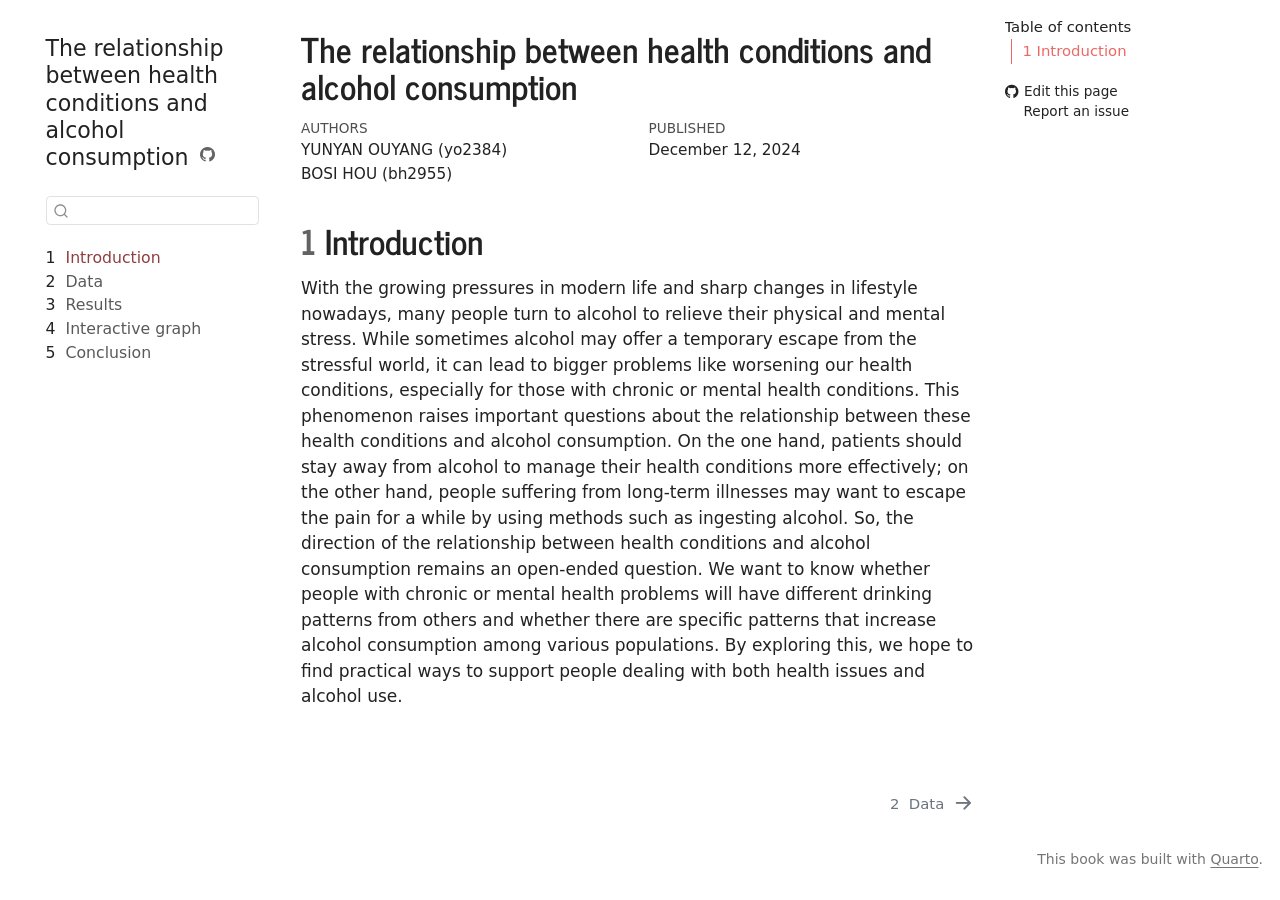
<file: docs/index.html>
<!DOCTYPE html>
<html xmlns="http://www.w3.org/1999/xhtml" lang="en" xml:lang="en"><head>

<meta charset="utf-8">
<meta name="generator" content="quarto-1.4.553">

<meta name="viewport" content="width=device-width, initial-scale=1.0, user-scalable=yes">

<meta name="author" content="YUNYAN OUYANG (yo2384)">
<meta name="author" content="BOSI HOU (bh2955)">
<meta name="dcterms.date" content="2024-12-12">

<title>The relationship between health conditions and alcohol consumption</title>
<style>
code{white-space: pre-wrap;}
span.smallcaps{font-variant: small-caps;}
div.columns{display: flex; gap: min(4vw, 1.5em);}
div.column{flex: auto; overflow-x: auto;}
div.hanging-indent{margin-left: 1.5em; text-indent: -1.5em;}
ul.task-list{list-style: none;}
ul.task-list li input[type="checkbox"] {
  width: 0.8em;
  margin: 0 0.8em 0.2em -1em; /* quarto-specific, see https://github.com/quarto-dev/quarto-cli/issues/4556 */ 
  vertical-align: middle;
}
</style>


<script src="site_libs/quarto-nav/quarto-nav.js"></script>
<script src="site_libs/quarto-nav/headroom.min.js"></script>
<script src="site_libs/clipboard/clipboard.min.js"></script>
<script src="site_libs/quarto-search/autocomplete.umd.js"></script>
<script src="site_libs/quarto-search/fuse.min.js"></script>
<script src="site_libs/quarto-search/quarto-search.js"></script>
<meta name="quarto:offset" content="./">
<link href="./data.html" rel="next">
<script src="site_libs/quarto-html/quarto.js"></script>
<script src="site_libs/quarto-html/popper.min.js"></script>
<script src="site_libs/quarto-html/tippy.umd.min.js"></script>
<script src="site_libs/quarto-html/anchor.min.js"></script>
<link href="site_libs/quarto-html/tippy.css" rel="stylesheet">
<link href="site_libs/quarto-html/quarto-syntax-highlighting.css" rel="stylesheet" id="quarto-text-highlighting-styles">
<script src="site_libs/bootstrap/bootstrap.min.js"></script>
<link href="site_libs/bootstrap/bootstrap-icons.css" rel="stylesheet">
<link href="site_libs/bootstrap/bootstrap.min.css" rel="stylesheet" id="quarto-bootstrap" data-mode="light">
<script id="quarto-search-options" type="application/json">{
  "location": "sidebar",
  "copy-button": false,
  "collapse-after": 3,
  "panel-placement": "start",
  "type": "textbox",
  "limit": 50,
  "keyboard-shortcut": [
    "f",
    "/",
    "s"
  ],
  "show-item-context": false,
  "language": {
    "search-no-results-text": "No results",
    "search-matching-documents-text": "matching documents",
    "search-copy-link-title": "Copy link to search",
    "search-hide-matches-text": "Hide additional matches",
    "search-more-match-text": "more match in this document",
    "search-more-matches-text": "more matches in this document",
    "search-clear-button-title": "Clear",
    "search-text-placeholder": "",
    "search-detached-cancel-button-title": "Cancel",
    "search-submit-button-title": "Submit",
    "search-label": "Search"
  }
}</script>


</head>

<body class="nav-sidebar floating">

<div id="quarto-search-results"></div>
  <header id="quarto-header" class="headroom fixed-top">
  <nav class="quarto-secondary-nav">
    <div class="container-fluid d-flex">
      <button type="button" class="quarto-btn-toggle btn" data-bs-toggle="collapse" data-bs-target=".quarto-sidebar-collapse-item" aria-controls="quarto-sidebar" aria-expanded="false" aria-label="Toggle sidebar navigation" onclick="if (window.quartoToggleHeadroom) { window.quartoToggleHeadroom(); }">
        <i class="bi bi-layout-text-sidebar-reverse"></i>
      </button>
        <nav class="quarto-page-breadcrumbs" aria-label="breadcrumb"><ol class="breadcrumb"><li class="breadcrumb-item"><a href="./index.html"><span class="chapter-number">1</span>&nbsp; <span class="chapter-title">Introduction</span></a></li></ol></nav>
        <a class="flex-grow-1" role="button" data-bs-toggle="collapse" data-bs-target=".quarto-sidebar-collapse-item" aria-controls="quarto-sidebar" aria-expanded="false" aria-label="Toggle sidebar navigation" onclick="if (window.quartoToggleHeadroom) { window.quartoToggleHeadroom(); }">      
        </a>
      <button type="button" class="btn quarto-search-button" aria-label="" onclick="window.quartoOpenSearch();">
        <i class="bi bi-search"></i>
      </button>
    </div>
  </nav>
</header>
<!-- content -->
<div id="quarto-content" class="quarto-container page-columns page-rows-contents page-layout-article">
<!-- sidebar -->
  <nav id="quarto-sidebar" class="sidebar collapse collapse-horizontal quarto-sidebar-collapse-item sidebar-navigation floating overflow-auto">
    <div class="pt-lg-2 mt-2 text-left sidebar-header">
    <div class="sidebar-title mb-0 py-0">
      <a href="./">The relationship between health conditions and alcohol consumption</a> 
        <div class="sidebar-tools-main">
    <a href="https://github.com/yyouyang12/AlcoholConsumption.git" title="Source Code" class="quarto-navigation-tool px-1" aria-label="Source Code"><i class="bi bi-github"></i></a>
</div>
    </div>
      </div>
        <div class="mt-2 flex-shrink-0 align-items-center">
        <div class="sidebar-search">
        <div id="quarto-search" class="" title="Search"></div>
        </div>
        </div>
    <div class="sidebar-menu-container"> 
    <ul class="list-unstyled mt-1">
        <li class="sidebar-item">
  <div class="sidebar-item-container"> 
  <a href="./index.html" class="sidebar-item-text sidebar-link active">
 <span class="menu-text"><span class="chapter-number">1</span>&nbsp; <span class="chapter-title">Introduction</span></span></a>
  </div>
</li>
        <li class="sidebar-item">
  <div class="sidebar-item-container"> 
  <a href="./data.html" class="sidebar-item-text sidebar-link">
 <span class="menu-text"><span class="chapter-number">2</span>&nbsp; <span class="chapter-title">Data</span></span></a>
  </div>
</li>
        <li class="sidebar-item">
  <div class="sidebar-item-container"> 
  <a href="./results.html" class="sidebar-item-text sidebar-link">
 <span class="menu-text"><span class="chapter-number">3</span>&nbsp; <span class="chapter-title">Results</span></span></a>
  </div>
</li>
        <li class="sidebar-item">
  <div class="sidebar-item-container"> 
  <a href="./d3graph.html" class="sidebar-item-text sidebar-link">
 <span class="menu-text"><span class="chapter-number">4</span>&nbsp; <span class="chapter-title">Interactive graph</span></span></a>
  </div>
</li>
        <li class="sidebar-item">
  <div class="sidebar-item-container"> 
  <a href="./conclusion.html" class="sidebar-item-text sidebar-link">
 <span class="menu-text"><span class="chapter-number">5</span>&nbsp; <span class="chapter-title">Conclusion</span></span></a>
  </div>
</li>
    </ul>
    </div>
</nav>
<div id="quarto-sidebar-glass" class="quarto-sidebar-collapse-item" data-bs-toggle="collapse" data-bs-target=".quarto-sidebar-collapse-item"></div>
<!-- margin-sidebar -->
    <div id="quarto-margin-sidebar" class="sidebar margin-sidebar">
        <nav id="TOC" role="doc-toc" class="toc-active">
    <h2 id="toc-title">Table of contents</h2>
   
  <ul>
  <li><a href="#introduction" id="toc-introduction" class="nav-link active" data-scroll-target="#introduction"><span class="header-section-number">1</span> Introduction</a></li>
  </ul>
<div class="toc-actions"><ul><li><a href="https://github.com/yyouyang12/AlcoholConsumption.git/edit/main/index.qmd" class="toc-action"><i class="bi bi-github"></i>Edit this page</a></li><li><a href="https://github.com/yyouyang12/AlcoholConsumption.git/issues/new" class="toc-action"><i class="bi empty"></i>Report an issue</a></li></ul></div></nav>
    </div>
<!-- main -->
<main class="content" id="quarto-document-content">

<header id="title-block-header" class="quarto-title-block default">
<div class="quarto-title">
<h1 class="title">The relationship between health conditions and alcohol consumption</h1>
</div>



<div class="quarto-title-meta">

    <div>
    <div class="quarto-title-meta-heading">Authors</div>
    <div class="quarto-title-meta-contents">
             <p>YUNYAN OUYANG (yo2384) </p>
             <p>BOSI HOU (bh2955) </p>
          </div>
  </div>
    
    <div>
    <div class="quarto-title-meta-heading">Published</div>
    <div class="quarto-title-meta-contents">
      <p class="date">December 12, 2024</p>
    </div>
  </div>
  
    
  </div>
  


</header>


<section id="introduction" class="level1" data-number="1">
<h1 data-number="1"><span class="header-section-number">1</span> Introduction</h1>
<p>With the growing pressures in modern life and sharp changes in lifestyle nowadays, many people turn to alcohol to relieve their physical and mental stress. While sometimes alcohol may offer a temporary escape from the stressful world, it can lead to bigger problems like worsening our health conditions, especially for those with chronic or mental health conditions. This phenomenon raises important questions about the relationship between these health conditions and alcohol consumption. On the one hand, patients should stay away from alcohol to manage their health conditions more effectively; on the other hand, people suffering from long-term illnesses may want to escape the pain for a while by using methods such as ingesting alcohol. So, the direction of the relationship between health conditions and alcohol consumption remains an open-ended question. We want to know whether people with chronic or mental health problems will have different drinking patterns from others and whether there are specific patterns that increase alcohol consumption among various populations. By exploring this, we hope to find practical ways to support people dealing with both health issues and alcohol use.</p>


</section>

</main> <!-- /main -->
<script id="quarto-html-after-body" type="application/javascript">
window.document.addEventListener("DOMContentLoaded", function (event) {
  const toggleBodyColorMode = (bsSheetEl) => {
    const mode = bsSheetEl.getAttribute("data-mode");
    const bodyEl = window.document.querySelector("body");
    if (mode === "dark") {
      bodyEl.classList.add("quarto-dark");
      bodyEl.classList.remove("quarto-light");
    } else {
      bodyEl.classList.add("quarto-light");
      bodyEl.classList.remove("quarto-dark");
    }
  }
  const toggleBodyColorPrimary = () => {
    const bsSheetEl = window.document.querySelector("link#quarto-bootstrap");
    if (bsSheetEl) {
      toggleBodyColorMode(bsSheetEl);
    }
  }
  toggleBodyColorPrimary();  
  const icon = "";
  const anchorJS = new window.AnchorJS();
  anchorJS.options = {
    placement: 'right',
    icon: icon
  };
  anchorJS.add('.anchored');
  const isCodeAnnotation = (el) => {
    for (const clz of el.classList) {
      if (clz.startsWith('code-annotation-')) {                     
        return true;
      }
    }
    return false;
  }
  const clipboard = new window.ClipboardJS('.code-copy-button', {
    text: function(trigger) {
      const codeEl = trigger.previousElementSibling.cloneNode(true);
      for (const childEl of codeEl.children) {
        if (isCodeAnnotation(childEl)) {
          childEl.remove();
        }
      }
      return codeEl.innerText;
    }
  });
  clipboard.on('success', function(e) {
    // button target
    const button = e.trigger;
    // don't keep focus
    button.blur();
    // flash "checked"
    button.classList.add('code-copy-button-checked');
    var currentTitle = button.getAttribute("title");
    button.setAttribute("title", "Copied!");
    let tooltip;
    if (window.bootstrap) {
      button.setAttribute("data-bs-toggle", "tooltip");
      button.setAttribute("data-bs-placement", "left");
      button.setAttribute("data-bs-title", "Copied!");
      tooltip = new bootstrap.Tooltip(button, 
        { trigger: "manual", 
          customClass: "code-copy-button-tooltip",
          offset: [0, -8]});
      tooltip.show();    
    }
    setTimeout(function() {
      if (tooltip) {
        tooltip.hide();
        button.removeAttribute("data-bs-title");
        button.removeAttribute("data-bs-toggle");
        button.removeAttribute("data-bs-placement");
      }
      button.setAttribute("title", currentTitle);
      button.classList.remove('code-copy-button-checked');
    }, 1000);
    // clear code selection
    e.clearSelection();
  });
    var localhostRegex = new RegExp(/^(?:http|https):\/\/localhost\:?[0-9]*\//);
    var mailtoRegex = new RegExp(/^mailto:/);
      var filterRegex = new RegExp('/' + window.location.host + '/');
    var isInternal = (href) => {
        return filterRegex.test(href) || localhostRegex.test(href) || mailtoRegex.test(href);
    }
    // Inspect non-navigation links and adorn them if external
 	var links = window.document.querySelectorAll('a[href]:not(.nav-link):not(.navbar-brand):not(.toc-action):not(.sidebar-link):not(.sidebar-item-toggle):not(.pagination-link):not(.no-external):not([aria-hidden]):not(.dropdown-item):not(.quarto-navigation-tool)');
    for (var i=0; i<links.length; i++) {
      const link = links[i];
      if (!isInternal(link.href)) {
        // undo the damage that might have been done by quarto-nav.js in the case of
        // links that we want to consider external
        if (link.dataset.originalHref !== undefined) {
          link.href = link.dataset.originalHref;
        }
      }
    }
  function tippyHover(el, contentFn, onTriggerFn, onUntriggerFn) {
    const config = {
      allowHTML: true,
      maxWidth: 500,
      delay: 100,
      arrow: false,
      appendTo: function(el) {
          return el.parentElement;
      },
      interactive: true,
      interactiveBorder: 10,
      theme: 'quarto',
      placement: 'bottom-start',
    };
    if (contentFn) {
      config.content = contentFn;
    }
    if (onTriggerFn) {
      config.onTrigger = onTriggerFn;
    }
    if (onUntriggerFn) {
      config.onUntrigger = onUntriggerFn;
    }
    window.tippy(el, config); 
  }
  const noterefs = window.document.querySelectorAll('a[role="doc-noteref"]');
  for (var i=0; i<noterefs.length; i++) {
    const ref = noterefs[i];
    tippyHover(ref, function() {
      // use id or data attribute instead here
      let href = ref.getAttribute('data-footnote-href') || ref.getAttribute('href');
      try { href = new URL(href).hash; } catch {}
      const id = href.replace(/^#\/?/, "");
      const note = window.document.getElementById(id);
      if (note) {
        return note.innerHTML;
      } else {
        return "";
      }
    });
  }
  const xrefs = window.document.querySelectorAll('a.quarto-xref');
  const processXRef = (id, note) => {
    // Strip column container classes
    const stripColumnClz = (el) => {
      el.classList.remove("page-full", "page-columns");
      if (el.children) {
        for (const child of el.children) {
          stripColumnClz(child);
        }
      }
    }
    stripColumnClz(note)
    if (id === null || id.startsWith('sec-')) {
      // Special case sections, only their first couple elements
      const container = document.createElement("div");
      if (note.children && note.children.length > 2) {
        container.appendChild(note.children[0].cloneNode(true));
        for (let i = 1; i < note.children.length; i++) {
          const child = note.children[i];
          if (child.tagName === "P" && child.innerText === "") {
            continue;
          } else {
            container.appendChild(child.cloneNode(true));
            break;
          }
        }
        if (window.Quarto?.typesetMath) {
          window.Quarto.typesetMath(container);
        }
        return container.innerHTML
      } else {
        if (window.Quarto?.typesetMath) {
          window.Quarto.typesetMath(note);
        }
        return note.innerHTML;
      }
    } else {
      // Remove any anchor links if they are present
      const anchorLink = note.querySelector('a.anchorjs-link');
      if (anchorLink) {
        anchorLink.remove();
      }
      if (window.Quarto?.typesetMath) {
        window.Quarto.typesetMath(note);
      }
      // TODO in 1.5, we should make sure this works without a callout special case
      if (note.classList.contains("callout")) {
        return note.outerHTML;
      } else {
        return note.innerHTML;
      }
    }
  }
  for (var i=0; i<xrefs.length; i++) {
    const xref = xrefs[i];
    tippyHover(xref, undefined, function(instance) {
      instance.disable();
      let url = xref.getAttribute('href');
      let hash = undefined; 
      if (url.startsWith('#')) {
        hash = url;
      } else {
        try { hash = new URL(url).hash; } catch {}
      }
      if (hash) {
        const id = hash.replace(/^#\/?/, "");
        const note = window.document.getElementById(id);
        if (note !== null) {
          try {
            const html = processXRef(id, note.cloneNode(true));
            instance.setContent(html);
          } finally {
            instance.enable();
            instance.show();
          }
        } else {
          // See if we can fetch this
          fetch(url.split('#')[0])
          .then(res => res.text())
          .then(html => {
            const parser = new DOMParser();
            const htmlDoc = parser.parseFromString(html, "text/html");
            const note = htmlDoc.getElementById(id);
            if (note !== null) {
              const html = processXRef(id, note);
              instance.setContent(html);
            } 
          }).finally(() => {
            instance.enable();
            instance.show();
          });
        }
      } else {
        // See if we can fetch a full url (with no hash to target)
        // This is a special case and we should probably do some content thinning / targeting
        fetch(url)
        .then(res => res.text())
        .then(html => {
          const parser = new DOMParser();
          const htmlDoc = parser.parseFromString(html, "text/html");
          const note = htmlDoc.querySelector('main.content');
          if (note !== null) {
            // This should only happen for chapter cross references
            // (since there is no id in the URL)
            // remove the first header
            if (note.children.length > 0 && note.children[0].tagName === "HEADER") {
              note.children[0].remove();
            }
            const html = processXRef(null, note);
            instance.setContent(html);
          } 
        }).finally(() => {
          instance.enable();
          instance.show();
        });
      }
    }, function(instance) {
    });
  }
      let selectedAnnoteEl;
      const selectorForAnnotation = ( cell, annotation) => {
        let cellAttr = 'data-code-cell="' + cell + '"';
        let lineAttr = 'data-code-annotation="' +  annotation + '"';
        const selector = 'span[' + cellAttr + '][' + lineAttr + ']';
        return selector;
      }
      const selectCodeLines = (annoteEl) => {
        const doc = window.document;
        const targetCell = annoteEl.getAttribute("data-target-cell");
        const targetAnnotation = annoteEl.getAttribute("data-target-annotation");
        const annoteSpan = window.document.querySelector(selectorForAnnotation(targetCell, targetAnnotation));
        const lines = annoteSpan.getAttribute("data-code-lines").split(",");
        const lineIds = lines.map((line) => {
          return targetCell + "-" + line;
        })
        let top = null;
        let height = null;
        let parent = null;
        if (lineIds.length > 0) {
            //compute the position of the single el (top and bottom and make a div)
            const el = window.document.getElementById(lineIds[0]);
            top = el.offsetTop;
            height = el.offsetHeight;
            parent = el.parentElement.parentElement;
          if (lineIds.length > 1) {
            const lastEl = window.document.getElementById(lineIds[lineIds.length - 1]);
            const bottom = lastEl.offsetTop + lastEl.offsetHeight;
            height = bottom - top;
          }
          if (top !== null && height !== null && parent !== null) {
            // cook up a div (if necessary) and position it 
            let div = window.document.getElementById("code-annotation-line-highlight");
            if (div === null) {
              div = window.document.createElement("div");
              div.setAttribute("id", "code-annotation-line-highlight");
              div.style.position = 'absolute';
              parent.appendChild(div);
            }
            div.style.top = top - 2 + "px";
            div.style.height = height + 4 + "px";
            div.style.left = 0;
            let gutterDiv = window.document.getElementById("code-annotation-line-highlight-gutter");
            if (gutterDiv === null) {
              gutterDiv = window.document.createElement("div");
              gutterDiv.setAttribute("id", "code-annotation-line-highlight-gutter");
              gutterDiv.style.position = 'absolute';
              const codeCell = window.document.getElementById(targetCell);
              const gutter = codeCell.querySelector('.code-annotation-gutter');
              gutter.appendChild(gutterDiv);
            }
            gutterDiv.style.top = top - 2 + "px";
            gutterDiv.style.height = height + 4 + "px";
          }
          selectedAnnoteEl = annoteEl;
        }
      };
      const unselectCodeLines = () => {
        const elementsIds = ["code-annotation-line-highlight", "code-annotation-line-highlight-gutter"];
        elementsIds.forEach((elId) => {
          const div = window.document.getElementById(elId);
          if (div) {
            div.remove();
          }
        });
        selectedAnnoteEl = undefined;
      };
        // Handle positioning of the toggle
    window.addEventListener(
      "resize",
      throttle(() => {
        elRect = undefined;
        if (selectedAnnoteEl) {
          selectCodeLines(selectedAnnoteEl);
        }
      }, 10)
    );
    function throttle(fn, ms) {
    let throttle = false;
    let timer;
      return (...args) => {
        if(!throttle) { // first call gets through
            fn.apply(this, args);
            throttle = true;
        } else { // all the others get throttled
            if(timer) clearTimeout(timer); // cancel #2
            timer = setTimeout(() => {
              fn.apply(this, args);
              timer = throttle = false;
            }, ms);
        }
      };
    }
      // Attach click handler to the DT
      const annoteDls = window.document.querySelectorAll('dt[data-target-cell]');
      for (const annoteDlNode of annoteDls) {
        annoteDlNode.addEventListener('click', (event) => {
          const clickedEl = event.target;
          if (clickedEl !== selectedAnnoteEl) {
            unselectCodeLines();
            const activeEl = window.document.querySelector('dt[data-target-cell].code-annotation-active');
            if (activeEl) {
              activeEl.classList.remove('code-annotation-active');
            }
            selectCodeLines(clickedEl);
            clickedEl.classList.add('code-annotation-active');
          } else {
            // Unselect the line
            unselectCodeLines();
            clickedEl.classList.remove('code-annotation-active');
          }
        });
      }
  const findCites = (el) => {
    const parentEl = el.parentElement;
    if (parentEl) {
      const cites = parentEl.dataset.cites;
      if (cites) {
        return {
          el,
          cites: cites.split(' ')
        };
      } else {
        return findCites(el.parentElement)
      }
    } else {
      return undefined;
    }
  };
  var bibliorefs = window.document.querySelectorAll('a[role="doc-biblioref"]');
  for (var i=0; i<bibliorefs.length; i++) {
    const ref = bibliorefs[i];
    const citeInfo = findCites(ref);
    if (citeInfo) {
      tippyHover(citeInfo.el, function() {
        var popup = window.document.createElement('div');
        citeInfo.cites.forEach(function(cite) {
          var citeDiv = window.document.createElement('div');
          citeDiv.classList.add('hanging-indent');
          citeDiv.classList.add('csl-entry');
          var biblioDiv = window.document.getElementById('ref-' + cite);
          if (biblioDiv) {
            citeDiv.innerHTML = biblioDiv.innerHTML;
          }
          popup.appendChild(citeDiv);
        });
        return popup.innerHTML;
      });
    }
  }
});
</script>
<nav class="page-navigation">
  <div class="nav-page nav-page-previous">
  </div>
  <div class="nav-page nav-page-next">
      <a href="./data.html" class="pagination-link" aria-label="Data">
        <span class="nav-page-text"><span class="chapter-number">2</span>&nbsp; <span class="chapter-title">Data</span></span> <i class="bi bi-arrow-right-short"></i>
      </a>
  </div>
</nav>
</div> <!-- /content -->
<footer class="footer">
  <div class="nav-footer">
    <div class="nav-footer-left">
      &nbsp;
    </div>   
    <div class="nav-footer-center">
      &nbsp;
    <div class="toc-actions d-sm-block d-md-none"><ul><li><a href="https://github.com/yyouyang12/AlcoholConsumption.git/edit/main/index.qmd" class="toc-action"><i class="bi bi-github"></i>Edit this page</a></li><li><a href="https://github.com/yyouyang12/AlcoholConsumption.git/issues/new" class="toc-action"><i class="bi empty"></i>Report an issue</a></li></ul></div></div>
    <div class="nav-footer-right">
<p>This book was built with <a href=" ">Quarto</a>.</p>
</div>
  </div>
</footer>




</body></html>
</file>
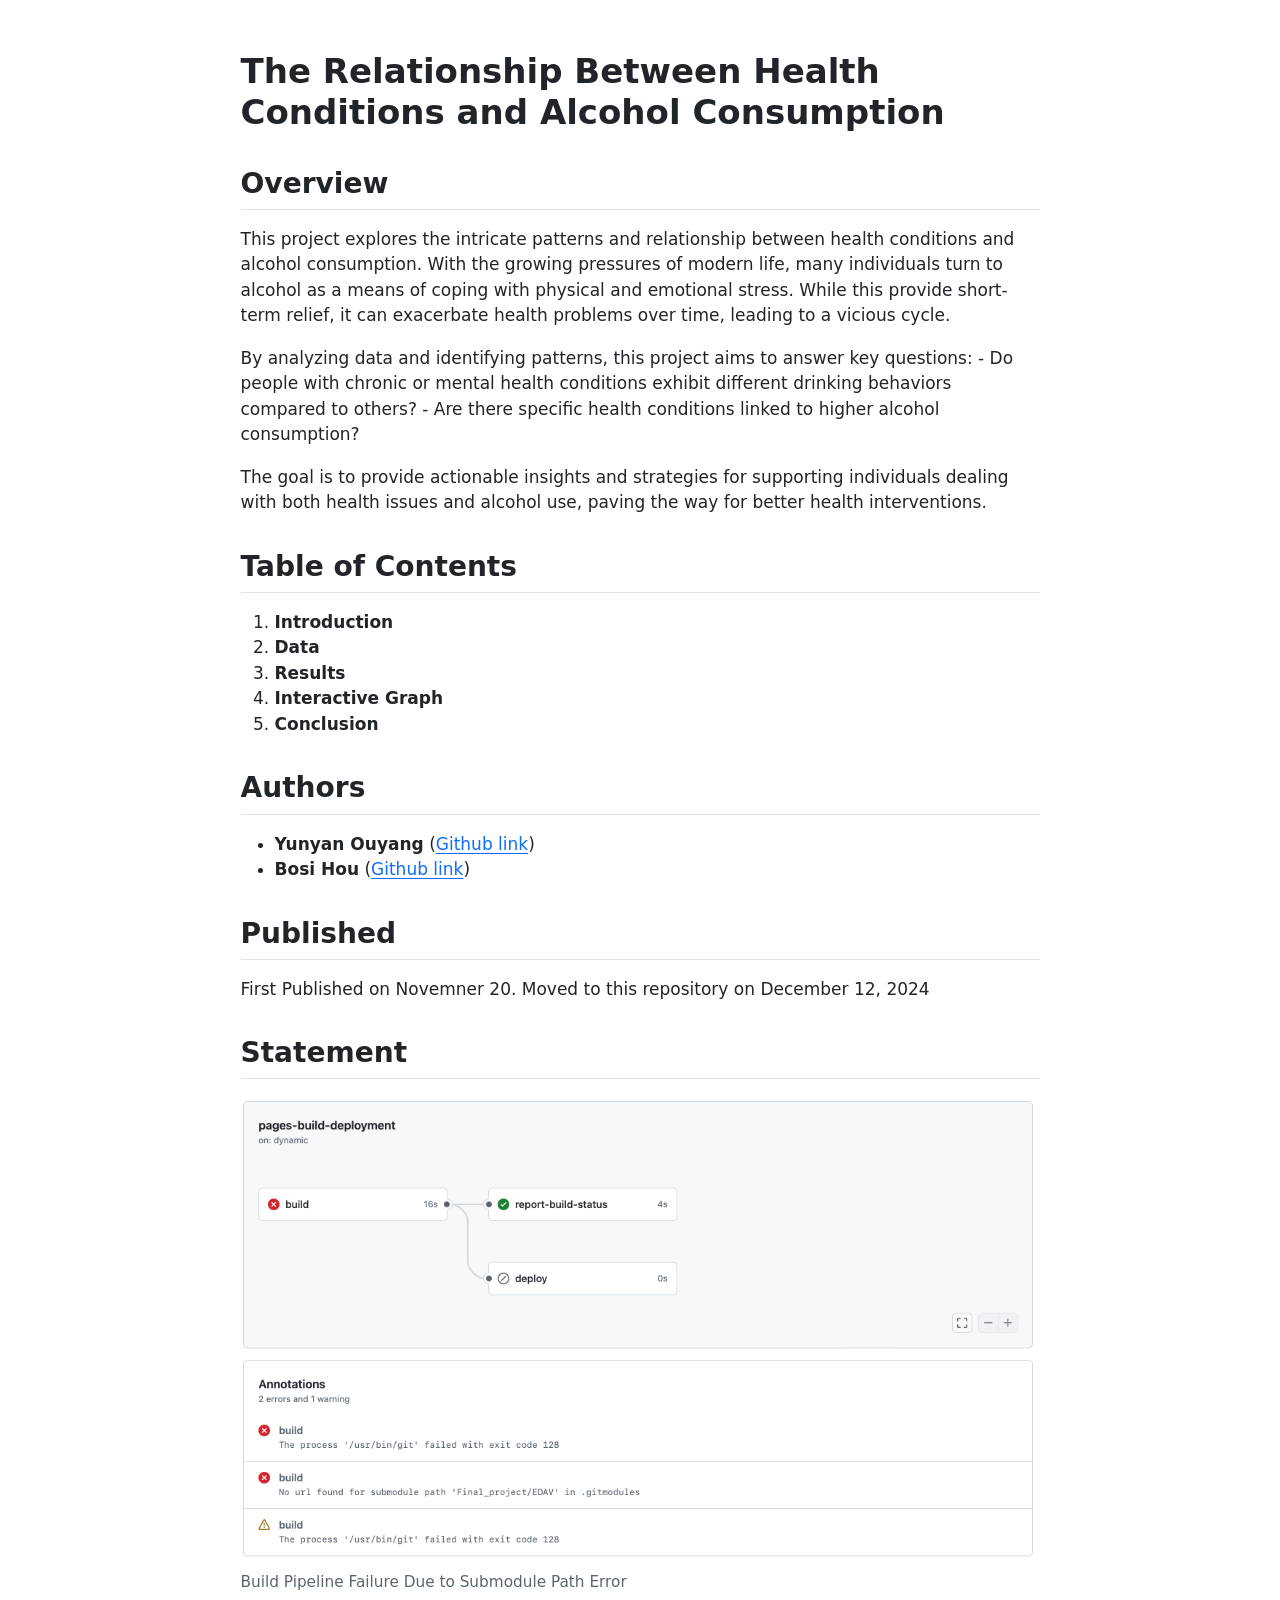
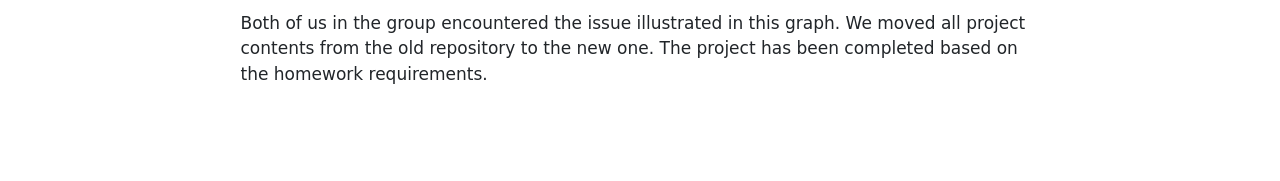
<file: README.html>
<!DOCTYPE html>
<html xmlns="http://www.w3.org/1999/xhtml" lang="en" xml:lang="en"><head>

<meta charset="utf-8">
<meta name="generator" content="quarto-1.5.57">

<meta name="viewport" content="width=device-width, initial-scale=1.0, user-scalable=yes">


<title>readme</title>
<style>
code{white-space: pre-wrap;}
span.smallcaps{font-variant: small-caps;}
div.columns{display: flex; gap: min(4vw, 1.5em);}
div.column{flex: auto; overflow-x: auto;}
div.hanging-indent{margin-left: 1.5em; text-indent: -1.5em;}
ul.task-list{list-style: none;}
ul.task-list li input[type="checkbox"] {
  width: 0.8em;
  margin: 0 0.8em 0.2em -1em; /* quarto-specific, see https://github.com/quarto-dev/quarto-cli/issues/4556 */ 
  vertical-align: middle;
}
</style>


<script src="README_files/libs/clipboard/clipboard.min.js"></script>
<script src="README_files/libs/quarto-html/quarto.js"></script>
<script src="README_files/libs/quarto-html/popper.min.js"></script>
<script src="README_files/libs/quarto-html/tippy.umd.min.js"></script>
<script src="README_files/libs/quarto-html/anchor.min.js"></script>
<link href="README_files/libs/quarto-html/tippy.css" rel="stylesheet">
<link href="README_files/libs/quarto-html/quarto-syntax-highlighting.css" rel="stylesheet" id="quarto-text-highlighting-styles">
<script src="README_files/libs/bootstrap/bootstrap.min.js"></script>
<link href="README_files/libs/bootstrap/bootstrap-icons.css" rel="stylesheet">
<link href="README_files/libs/bootstrap/bootstrap.min.css" rel="stylesheet" id="quarto-bootstrap" data-mode="light">


</head>

<body class="fullcontent">

<div id="quarto-content" class="page-columns page-rows-contents page-layout-article">

<main class="content" id="quarto-document-content">




<section id="the-relationship-between-health-conditions-and-alcohol-consumption" class="level1">
<h1>The Relationship Between Health Conditions and Alcohol Consumption</h1>
<section id="overview" class="level2">
<h2 class="anchored" data-anchor-id="overview">Overview</h2>
<p>This project explores the intricate patterns and relationship between health conditions and alcohol consumption. With the growing pressures of modern life, many individuals turn to alcohol as a means of coping with physical and emotional stress. While this provide short-term relief, it can exacerbate health problems over time, leading to a vicious cycle.</p>
<p>By analyzing data and identifying patterns, this project aims to answer key questions: - Do people with chronic or mental health conditions exhibit different drinking behaviors compared to others? - Are there specific health conditions linked to higher alcohol consumption?</p>
<p>The goal is to provide actionable insights and strategies for supporting individuals dealing with both health issues and alcohol use, paving the way for better health interventions.</p>
</section>
<section id="table-of-contents" class="level2">
<h2 class="anchored" data-anchor-id="table-of-contents">Table of Contents</h2>
<ol type="1">
<li><strong>Introduction</strong><br>
</li>
<li><strong>Data</strong><br>
</li>
<li><strong>Results</strong><br>
</li>
<li><strong>Interactive Graph</strong><br>
</li>
<li><strong>Conclusion</strong></li>
</ol>
</section>
<section id="authors" class="level2">
<h2 class="anchored" data-anchor-id="authors">Authors</h2>
<ul>
<li><strong>Yunyan Ouyang</strong> (<a href="https://github.com/yyouyang12">Github link</a>)<br>
</li>
<li><strong>Bosi Hou</strong> (<a href="https://github.com/bosihou">Github link</a>)</li>
</ul>
</section>
<section id="published" class="level2">
<h2 class="anchored" data-anchor-id="published">Published</h2>
<p>First Published on Novemner 20. Moved to this repository on December 12, 2024</p>
</section>
<section id="statement" class="level2">
<h2 class="anchored" data-anchor-id="statement">Statement</h2>
<div class="quarto-figure quarto-figure-center">
<figure class="figure">
<p><img src="issue.jpeg" class="img-fluid figure-img"></p>
<figcaption>Build Pipeline Failure Due to Submodule Path Error</figcaption>
</figure>
</div>
<p>Both of us in the group encountered the issue illustrated in this graph. We moved all project contents from the old repository to the new one. The project has been completed based on the homework requirements.</p>
</section>
</section>

</main>
<!-- /main column -->
<script id="quarto-html-after-body" type="application/javascript">
window.document.addEventListener("DOMContentLoaded", function (event) {
  const toggleBodyColorMode = (bsSheetEl) => {
    const mode = bsSheetEl.getAttribute("data-mode");
    const bodyEl = window.document.querySelector("body");
    if (mode === "dark") {
      bodyEl.classList.add("quarto-dark");
      bodyEl.classList.remove("quarto-light");
    } else {
      bodyEl.classList.add("quarto-light");
      bodyEl.classList.remove("quarto-dark");
    }
  }
  const toggleBodyColorPrimary = () => {
    const bsSheetEl = window.document.querySelector("link#quarto-bootstrap");
    if (bsSheetEl) {
      toggleBodyColorMode(bsSheetEl);
    }
  }
  toggleBodyColorPrimary();  
  const icon = "";
  const anchorJS = new window.AnchorJS();
  anchorJS.options = {
    placement: 'right',
    icon: icon
  };
  anchorJS.add('.anchored');
  const isCodeAnnotation = (el) => {
    for (const clz of el.classList) {
      if (clz.startsWith('code-annotation-')) {                     
        return true;
      }
    }
    return false;
  }
  const onCopySuccess = function(e) {
    // button target
    const button = e.trigger;
    // don't keep focus
    button.blur();
    // flash "checked"
    button.classList.add('code-copy-button-checked');
    var currentTitle = button.getAttribute("title");
    button.setAttribute("title", "Copied!");
    let tooltip;
    if (window.bootstrap) {
      button.setAttribute("data-bs-toggle", "tooltip");
      button.setAttribute("data-bs-placement", "left");
      button.setAttribute("data-bs-title", "Copied!");
      tooltip = new bootstrap.Tooltip(button, 
        { trigger: "manual", 
          customClass: "code-copy-button-tooltip",
          offset: [0, -8]});
      tooltip.show();    
    }
    setTimeout(function() {
      if (tooltip) {
        tooltip.hide();
        button.removeAttribute("data-bs-title");
        button.removeAttribute("data-bs-toggle");
        button.removeAttribute("data-bs-placement");
      }
      button.setAttribute("title", currentTitle);
      button.classList.remove('code-copy-button-checked');
    }, 1000);
    // clear code selection
    e.clearSelection();
  }
  const getTextToCopy = function(trigger) {
      const codeEl = trigger.previousElementSibling.cloneNode(true);
      for (const childEl of codeEl.children) {
        if (isCodeAnnotation(childEl)) {
          childEl.remove();
        }
      }
      return codeEl.innerText;
  }
  const clipboard = new window.ClipboardJS('.code-copy-button:not([data-in-quarto-modal])', {
    text: getTextToCopy
  });
  clipboard.on('success', onCopySuccess);
  if (window.document.getElementById('quarto-embedded-source-code-modal')) {
    // For code content inside modals, clipBoardJS needs to be initialized with a container option
    // TODO: Check when it could be a function (https://github.com/zenorocha/clipboard.js/issues/860)
    const clipboardModal = new window.ClipboardJS('.code-copy-button[data-in-quarto-modal]', {
      text: getTextToCopy,
      container: window.document.getElementById('quarto-embedded-source-code-modal')
    });
    clipboardModal.on('success', onCopySuccess);
  }
    var localhostRegex = new RegExp(/^(?:http|https):\/\/localhost\:?[0-9]*\//);
    var mailtoRegex = new RegExp(/^mailto:/);
      var filterRegex = new RegExp('/' + window.location.host + '/');
    var isInternal = (href) => {
        return filterRegex.test(href) || localhostRegex.test(href) || mailtoRegex.test(href);
    }
    // Inspect non-navigation links and adorn them if external
 	var links = window.document.querySelectorAll('a[href]:not(.nav-link):not(.navbar-brand):not(.toc-action):not(.sidebar-link):not(.sidebar-item-toggle):not(.pagination-link):not(.no-external):not([aria-hidden]):not(.dropdown-item):not(.quarto-navigation-tool):not(.about-link)');
    for (var i=0; i<links.length; i++) {
      const link = links[i];
      if (!isInternal(link.href)) {
        // undo the damage that might have been done by quarto-nav.js in the case of
        // links that we want to consider external
        if (link.dataset.originalHref !== undefined) {
          link.href = link.dataset.originalHref;
        }
      }
    }
  function tippyHover(el, contentFn, onTriggerFn, onUntriggerFn) {
    const config = {
      allowHTML: true,
      maxWidth: 500,
      delay: 100,
      arrow: false,
      appendTo: function(el) {
          return el.parentElement;
      },
      interactive: true,
      interactiveBorder: 10,
      theme: 'quarto',
      placement: 'bottom-start',
    };
    if (contentFn) {
      config.content = contentFn;
    }
    if (onTriggerFn) {
      config.onTrigger = onTriggerFn;
    }
    if (onUntriggerFn) {
      config.onUntrigger = onUntriggerFn;
    }
    window.tippy(el, config); 
  }
  const noterefs = window.document.querySelectorAll('a[role="doc-noteref"]');
  for (var i=0; i<noterefs.length; i++) {
    const ref = noterefs[i];
    tippyHover(ref, function() {
      // use id or data attribute instead here
      let href = ref.getAttribute('data-footnote-href') || ref.getAttribute('href');
      try { href = new URL(href).hash; } catch {}
      const id = href.replace(/^#\/?/, "");
      const note = window.document.getElementById(id);
      if (note) {
        return note.innerHTML;
      } else {
        return "";
      }
    });
  }
  const xrefs = window.document.querySelectorAll('a.quarto-xref');
  const processXRef = (id, note) => {
    // Strip column container classes
    const stripColumnClz = (el) => {
      el.classList.remove("page-full", "page-columns");
      if (el.children) {
        for (const child of el.children) {
          stripColumnClz(child);
        }
      }
    }
    stripColumnClz(note)
    if (id === null || id.startsWith('sec-')) {
      // Special case sections, only their first couple elements
      const container = document.createElement("div");
      if (note.children && note.children.length > 2) {
        container.appendChild(note.children[0].cloneNode(true));
        for (let i = 1; i < note.children.length; i++) {
          const child = note.children[i];
          if (child.tagName === "P" && child.innerText === "") {
            continue;
          } else {
            container.appendChild(child.cloneNode(true));
            break;
          }
        }
        if (window.Quarto?.typesetMath) {
          window.Quarto.typesetMath(container);
        }
        return container.innerHTML
      } else {
        if (window.Quarto?.typesetMath) {
          window.Quarto.typesetMath(note);
        }
        return note.innerHTML;
      }
    } else {
      // Remove any anchor links if they are present
      const anchorLink = note.querySelector('a.anchorjs-link');
      if (anchorLink) {
        anchorLink.remove();
      }
      if (window.Quarto?.typesetMath) {
        window.Quarto.typesetMath(note);
      }
      // TODO in 1.5, we should make sure this works without a callout special case
      if (note.classList.contains("callout")) {
        return note.outerHTML;
      } else {
        return note.innerHTML;
      }
    }
  }
  for (var i=0; i<xrefs.length; i++) {
    const xref = xrefs[i];
    tippyHover(xref, undefined, function(instance) {
      instance.disable();
      let url = xref.getAttribute('href');
      let hash = undefined; 
      if (url.startsWith('#')) {
        hash = url;
      } else {
        try { hash = new URL(url).hash; } catch {}
      }
      if (hash) {
        const id = hash.replace(/^#\/?/, "");
        const note = window.document.getElementById(id);
        if (note !== null) {
          try {
            const html = processXRef(id, note.cloneNode(true));
            instance.setContent(html);
          } finally {
            instance.enable();
            instance.show();
          }
        } else {
          // See if we can fetch this
          fetch(url.split('#')[0])
          .then(res => res.text())
          .then(html => {
            const parser = new DOMParser();
            const htmlDoc = parser.parseFromString(html, "text/html");
            const note = htmlDoc.getElementById(id);
            if (note !== null) {
              const html = processXRef(id, note);
              instance.setContent(html);
            } 
          }).finally(() => {
            instance.enable();
            instance.show();
          });
        }
      } else {
        // See if we can fetch a full url (with no hash to target)
        // This is a special case and we should probably do some content thinning / targeting
        fetch(url)
        .then(res => res.text())
        .then(html => {
          const parser = new DOMParser();
          const htmlDoc = parser.parseFromString(html, "text/html");
          const note = htmlDoc.querySelector('main.content');
          if (note !== null) {
            // This should only happen for chapter cross references
            // (since there is no id in the URL)
            // remove the first header
            if (note.children.length > 0 && note.children[0].tagName === "HEADER") {
              note.children[0].remove();
            }
            const html = processXRef(null, note);
            instance.setContent(html);
          } 
        }).finally(() => {
          instance.enable();
          instance.show();
        });
      }
    }, function(instance) {
    });
  }
      let selectedAnnoteEl;
      const selectorForAnnotation = ( cell, annotation) => {
        let cellAttr = 'data-code-cell="' + cell + '"';
        let lineAttr = 'data-code-annotation="' +  annotation + '"';
        const selector = 'span[' + cellAttr + '][' + lineAttr + ']';
        return selector;
      }
      const selectCodeLines = (annoteEl) => {
        const doc = window.document;
        const targetCell = annoteEl.getAttribute("data-target-cell");
        const targetAnnotation = annoteEl.getAttribute("data-target-annotation");
        const annoteSpan = window.document.querySelector(selectorForAnnotation(targetCell, targetAnnotation));
        const lines = annoteSpan.getAttribute("data-code-lines").split(",");
        const lineIds = lines.map((line) => {
          return targetCell + "-" + line;
        })
        let top = null;
        let height = null;
        let parent = null;
        if (lineIds.length > 0) {
            //compute the position of the single el (top and bottom and make a div)
            const el = window.document.getElementById(lineIds[0]);
            top = el.offsetTop;
            height = el.offsetHeight;
            parent = el.parentElement.parentElement;
          if (lineIds.length > 1) {
            const lastEl = window.document.getElementById(lineIds[lineIds.length - 1]);
            const bottom = lastEl.offsetTop + lastEl.offsetHeight;
            height = bottom - top;
          }
          if (top !== null && height !== null && parent !== null) {
            // cook up a div (if necessary) and position it 
            let div = window.document.getElementById("code-annotation-line-highlight");
            if (div === null) {
              div = window.document.createElement("div");
              div.setAttribute("id", "code-annotation-line-highlight");
              div.style.position = 'absolute';
              parent.appendChild(div);
            }
            div.style.top = top - 2 + "px";
            div.style.height = height + 4 + "px";
            div.style.left = 0;
            let gutterDiv = window.document.getElementById("code-annotation-line-highlight-gutter");
            if (gutterDiv === null) {
              gutterDiv = window.document.createElement("div");
              gutterDiv.setAttribute("id", "code-annotation-line-highlight-gutter");
              gutterDiv.style.position = 'absolute';
              const codeCell = window.document.getElementById(targetCell);
              const gutter = codeCell.querySelector('.code-annotation-gutter');
              gutter.appendChild(gutterDiv);
            }
            gutterDiv.style.top = top - 2 + "px";
            gutterDiv.style.height = height + 4 + "px";
          }
          selectedAnnoteEl = annoteEl;
        }
      };
      const unselectCodeLines = () => {
        const elementsIds = ["code-annotation-line-highlight", "code-annotation-line-highlight-gutter"];
        elementsIds.forEach((elId) => {
          const div = window.document.getElementById(elId);
          if (div) {
            div.remove();
          }
        });
        selectedAnnoteEl = undefined;
      };
        // Handle positioning of the toggle
    window.addEventListener(
      "resize",
      throttle(() => {
        elRect = undefined;
        if (selectedAnnoteEl) {
          selectCodeLines(selectedAnnoteEl);
        }
      }, 10)
    );
    function throttle(fn, ms) {
    let throttle = false;
    let timer;
      return (...args) => {
        if(!throttle) { // first call gets through
            fn.apply(this, args);
            throttle = true;
        } else { // all the others get throttled
            if(timer) clearTimeout(timer); // cancel #2
            timer = setTimeout(() => {
              fn.apply(this, args);
              timer = throttle = false;
            }, ms);
        }
      };
    }
      // Attach click handler to the DT
      const annoteDls = window.document.querySelectorAll('dt[data-target-cell]');
      for (const annoteDlNode of annoteDls) {
        annoteDlNode.addEventListener('click', (event) => {
          const clickedEl = event.target;
          if (clickedEl !== selectedAnnoteEl) {
            unselectCodeLines();
            const activeEl = window.document.querySelector('dt[data-target-cell].code-annotation-active');
            if (activeEl) {
              activeEl.classList.remove('code-annotation-active');
            }
            selectCodeLines(clickedEl);
            clickedEl.classList.add('code-annotation-active');
          } else {
            // Unselect the line
            unselectCodeLines();
            clickedEl.classList.remove('code-annotation-active');
          }
        });
      }
  const findCites = (el) => {
    const parentEl = el.parentElement;
    if (parentEl) {
      const cites = parentEl.dataset.cites;
      if (cites) {
        return {
          el,
          cites: cites.split(' ')
        };
      } else {
        return findCites(el.parentElement)
      }
    } else {
      return undefined;
    }
  };
  var bibliorefs = window.document.querySelectorAll('a[role="doc-biblioref"]');
  for (var i=0; i<bibliorefs.length; i++) {
    const ref = bibliorefs[i];
    const citeInfo = findCites(ref);
    if (citeInfo) {
      tippyHover(citeInfo.el, function() {
        var popup = window.document.createElement('div');
        citeInfo.cites.forEach(function(cite) {
          var citeDiv = window.document.createElement('div');
          citeDiv.classList.add('hanging-indent');
          citeDiv.classList.add('csl-entry');
          var biblioDiv = window.document.getElementById('ref-' + cite);
          if (biblioDiv) {
            citeDiv.innerHTML = biblioDiv.innerHTML;
          }
          popup.appendChild(citeDiv);
        });
        return popup.innerHTML;
      });
    }
  }
});
</script>
</div> <!-- /content -->




</body></html>
</file>
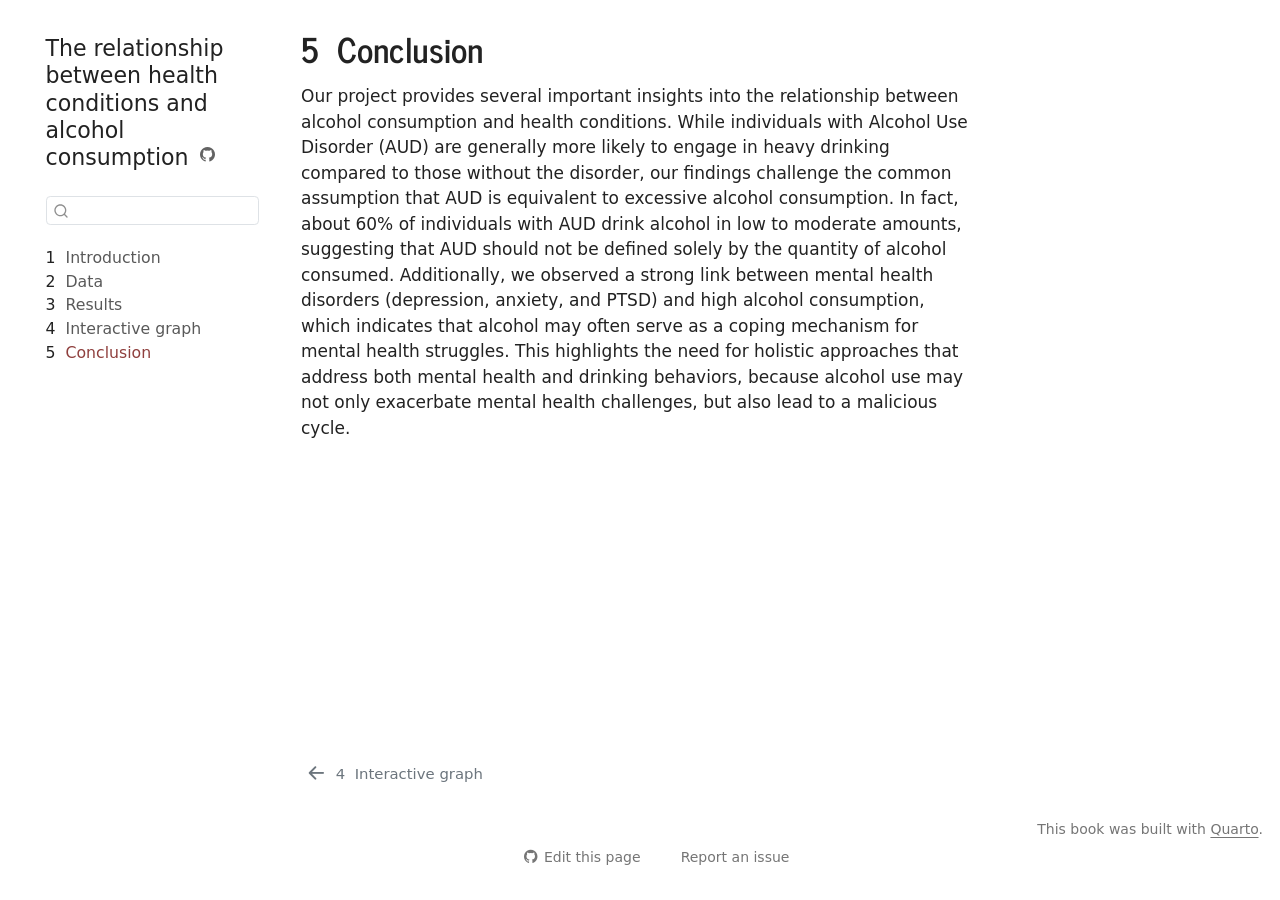
<file: docs/conclusion.html>
<!DOCTYPE html>
<html xmlns="http://www.w3.org/1999/xhtml" lang="en" xml:lang="en"><head>

<meta charset="utf-8">
<meta name="generator" content="quarto-1.4.553">

<meta name="viewport" content="width=device-width, initial-scale=1.0, user-scalable=yes">


<title>The relationship between health conditions and alcohol consumption - 5&nbsp; Conclusion</title>
<style>
code{white-space: pre-wrap;}
span.smallcaps{font-variant: small-caps;}
div.columns{display: flex; gap: min(4vw, 1.5em);}
div.column{flex: auto; overflow-x: auto;}
div.hanging-indent{margin-left: 1.5em; text-indent: -1.5em;}
ul.task-list{list-style: none;}
ul.task-list li input[type="checkbox"] {
  width: 0.8em;
  margin: 0 0.8em 0.2em -1em; /* quarto-specific, see https://github.com/quarto-dev/quarto-cli/issues/4556 */ 
  vertical-align: middle;
}
</style>


<script src="site_libs/quarto-nav/quarto-nav.js"></script>
<script src="site_libs/quarto-nav/headroom.min.js"></script>
<script src="site_libs/clipboard/clipboard.min.js"></script>
<script src="site_libs/quarto-search/autocomplete.umd.js"></script>
<script src="site_libs/quarto-search/fuse.min.js"></script>
<script src="site_libs/quarto-search/quarto-search.js"></script>
<meta name="quarto:offset" content="./">
<link href="./d3graph.html" rel="prev">
<script src="site_libs/quarto-html/quarto.js"></script>
<script src="site_libs/quarto-html/popper.min.js"></script>
<script src="site_libs/quarto-html/tippy.umd.min.js"></script>
<script src="site_libs/quarto-html/anchor.min.js"></script>
<link href="site_libs/quarto-html/tippy.css" rel="stylesheet">
<link href="site_libs/quarto-html/quarto-syntax-highlighting.css" rel="stylesheet" id="quarto-text-highlighting-styles">
<script src="site_libs/bootstrap/bootstrap.min.js"></script>
<link href="site_libs/bootstrap/bootstrap-icons.css" rel="stylesheet">
<link href="site_libs/bootstrap/bootstrap.min.css" rel="stylesheet" id="quarto-bootstrap" data-mode="light">
<script id="quarto-search-options" type="application/json">{
  "location": "sidebar",
  "copy-button": false,
  "collapse-after": 3,
  "panel-placement": "start",
  "type": "textbox",
  "limit": 50,
  "keyboard-shortcut": [
    "f",
    "/",
    "s"
  ],
  "show-item-context": false,
  "language": {
    "search-no-results-text": "No results",
    "search-matching-documents-text": "matching documents",
    "search-copy-link-title": "Copy link to search",
    "search-hide-matches-text": "Hide additional matches",
    "search-more-match-text": "more match in this document",
    "search-more-matches-text": "more matches in this document",
    "search-clear-button-title": "Clear",
    "search-text-placeholder": "",
    "search-detached-cancel-button-title": "Cancel",
    "search-submit-button-title": "Submit",
    "search-label": "Search"
  }
}</script>


</head>

<body class="nav-sidebar floating">

<div id="quarto-search-results"></div>
  <header id="quarto-header" class="headroom fixed-top">
  <nav class="quarto-secondary-nav">
    <div class="container-fluid d-flex">
      <button type="button" class="quarto-btn-toggle btn" data-bs-toggle="collapse" data-bs-target=".quarto-sidebar-collapse-item" aria-controls="quarto-sidebar" aria-expanded="false" aria-label="Toggle sidebar navigation" onclick="if (window.quartoToggleHeadroom) { window.quartoToggleHeadroom(); }">
        <i class="bi bi-layout-text-sidebar-reverse"></i>
      </button>
        <nav class="quarto-page-breadcrumbs" aria-label="breadcrumb"><ol class="breadcrumb"><li class="breadcrumb-item"><a href="./conclusion.html"><span class="chapter-number">5</span>&nbsp; <span class="chapter-title">Conclusion</span></a></li></ol></nav>
        <a class="flex-grow-1" role="button" data-bs-toggle="collapse" data-bs-target=".quarto-sidebar-collapse-item" aria-controls="quarto-sidebar" aria-expanded="false" aria-label="Toggle sidebar navigation" onclick="if (window.quartoToggleHeadroom) { window.quartoToggleHeadroom(); }">      
        </a>
      <button type="button" class="btn quarto-search-button" aria-label="" onclick="window.quartoOpenSearch();">
        <i class="bi bi-search"></i>
      </button>
    </div>
  </nav>
</header>
<!-- content -->
<div id="quarto-content" class="quarto-container page-columns page-rows-contents page-layout-article">
<!-- sidebar -->
  <nav id="quarto-sidebar" class="sidebar collapse collapse-horizontal quarto-sidebar-collapse-item sidebar-navigation floating overflow-auto">
    <div class="pt-lg-2 mt-2 text-left sidebar-header">
    <div class="sidebar-title mb-0 py-0">
      <a href="./">The relationship between health conditions and alcohol consumption</a> 
        <div class="sidebar-tools-main">
    <a href="https://github.com/yyouyang12/AlcoholConsumption.git" title="Source Code" class="quarto-navigation-tool px-1" aria-label="Source Code"><i class="bi bi-github"></i></a>
</div>
    </div>
      </div>
        <div class="mt-2 flex-shrink-0 align-items-center">
        <div class="sidebar-search">
        <div id="quarto-search" class="" title="Search"></div>
        </div>
        </div>
    <div class="sidebar-menu-container"> 
    <ul class="list-unstyled mt-1">
        <li class="sidebar-item">
  <div class="sidebar-item-container"> 
  <a href="./index.html" class="sidebar-item-text sidebar-link">
 <span class="menu-text"><span class="chapter-number">1</span>&nbsp; <span class="chapter-title">Introduction</span></span></a>
  </div>
</li>
        <li class="sidebar-item">
  <div class="sidebar-item-container"> 
  <a href="./data.html" class="sidebar-item-text sidebar-link">
 <span class="menu-text"><span class="chapter-number">2</span>&nbsp; <span class="chapter-title">Data</span></span></a>
  </div>
</li>
        <li class="sidebar-item">
  <div class="sidebar-item-container"> 
  <a href="./results.html" class="sidebar-item-text sidebar-link">
 <span class="menu-text"><span class="chapter-number">3</span>&nbsp; <span class="chapter-title">Results</span></span></a>
  </div>
</li>
        <li class="sidebar-item">
  <div class="sidebar-item-container"> 
  <a href="./d3graph.html" class="sidebar-item-text sidebar-link">
 <span class="menu-text"><span class="chapter-number">4</span>&nbsp; <span class="chapter-title">Interactive graph</span></span></a>
  </div>
</li>
        <li class="sidebar-item">
  <div class="sidebar-item-container"> 
  <a href="./conclusion.html" class="sidebar-item-text sidebar-link active">
 <span class="menu-text"><span class="chapter-number">5</span>&nbsp; <span class="chapter-title">Conclusion</span></span></a>
  </div>
</li>
    </ul>
    </div>
</nav>
<div id="quarto-sidebar-glass" class="quarto-sidebar-collapse-item" data-bs-toggle="collapse" data-bs-target=".quarto-sidebar-collapse-item"></div>
<!-- margin-sidebar -->
    <div id="quarto-margin-sidebar" class="sidebar margin-sidebar">
        
    </div>
<!-- main -->
<main class="content" id="quarto-document-content">

<header id="title-block-header" class="quarto-title-block default">
<div class="quarto-title">
<h1 class="title"><span class="chapter-number">5</span>&nbsp; <span class="chapter-title">Conclusion</span></h1>
</div>



<div class="quarto-title-meta">

    
  
    
  </div>
  


</header>


<p>Our project provides several important insights into the relationship between alcohol consumption and health conditions. While individuals with Alcohol Use Disorder (AUD) are generally more likely to engage in heavy drinking compared to those without the disorder, our findings challenge the common assumption that AUD is equivalent to excessive alcohol consumption. In fact, about 60% of individuals with AUD drink alcohol in low to moderate amounts, suggesting that AUD should not be defined solely by the quantity of alcohol consumed. Additionally, we observed a strong link between mental health disorders (depression, anxiety, and PTSD) and high alcohol consumption, which indicates that alcohol may often serve as a coping mechanism for mental health struggles. This highlights the need for holistic approaches that address both mental health and drinking behaviors, because alcohol use may not only exacerbate mental health challenges, but also lead to a malicious cycle.</p>



</main> <!-- /main -->
<script id="quarto-html-after-body" type="application/javascript">
window.document.addEventListener("DOMContentLoaded", function (event) {
  const toggleBodyColorMode = (bsSheetEl) => {
    const mode = bsSheetEl.getAttribute("data-mode");
    const bodyEl = window.document.querySelector("body");
    if (mode === "dark") {
      bodyEl.classList.add("quarto-dark");
      bodyEl.classList.remove("quarto-light");
    } else {
      bodyEl.classList.add("quarto-light");
      bodyEl.classList.remove("quarto-dark");
    }
  }
  const toggleBodyColorPrimary = () => {
    const bsSheetEl = window.document.querySelector("link#quarto-bootstrap");
    if (bsSheetEl) {
      toggleBodyColorMode(bsSheetEl);
    }
  }
  toggleBodyColorPrimary();  
  const icon = "";
  const anchorJS = new window.AnchorJS();
  anchorJS.options = {
    placement: 'right',
    icon: icon
  };
  anchorJS.add('.anchored');
  const isCodeAnnotation = (el) => {
    for (const clz of el.classList) {
      if (clz.startsWith('code-annotation-')) {                     
        return true;
      }
    }
    return false;
  }
  const clipboard = new window.ClipboardJS('.code-copy-button', {
    text: function(trigger) {
      const codeEl = trigger.previousElementSibling.cloneNode(true);
      for (const childEl of codeEl.children) {
        if (isCodeAnnotation(childEl)) {
          childEl.remove();
        }
      }
      return codeEl.innerText;
    }
  });
  clipboard.on('success', function(e) {
    // button target
    const button = e.trigger;
    // don't keep focus
    button.blur();
    // flash "checked"
    button.classList.add('code-copy-button-checked');
    var currentTitle = button.getAttribute("title");
    button.setAttribute("title", "Copied!");
    let tooltip;
    if (window.bootstrap) {
      button.setAttribute("data-bs-toggle", "tooltip");
      button.setAttribute("data-bs-placement", "left");
      button.setAttribute("data-bs-title", "Copied!");
      tooltip = new bootstrap.Tooltip(button, 
        { trigger: "manual", 
          customClass: "code-copy-button-tooltip",
          offset: [0, -8]});
      tooltip.show();    
    }
    setTimeout(function() {
      if (tooltip) {
        tooltip.hide();
        button.removeAttribute("data-bs-title");
        button.removeAttribute("data-bs-toggle");
        button.removeAttribute("data-bs-placement");
      }
      button.setAttribute("title", currentTitle);
      button.classList.remove('code-copy-button-checked');
    }, 1000);
    // clear code selection
    e.clearSelection();
  });
    var localhostRegex = new RegExp(/^(?:http|https):\/\/localhost\:?[0-9]*\//);
    var mailtoRegex = new RegExp(/^mailto:/);
      var filterRegex = new RegExp('/' + window.location.host + '/');
    var isInternal = (href) => {
        return filterRegex.test(href) || localhostRegex.test(href) || mailtoRegex.test(href);
    }
    // Inspect non-navigation links and adorn them if external
 	var links = window.document.querySelectorAll('a[href]:not(.nav-link):not(.navbar-brand):not(.toc-action):not(.sidebar-link):not(.sidebar-item-toggle):not(.pagination-link):not(.no-external):not([aria-hidden]):not(.dropdown-item):not(.quarto-navigation-tool)');
    for (var i=0; i<links.length; i++) {
      const link = links[i];
      if (!isInternal(link.href)) {
        // undo the damage that might have been done by quarto-nav.js in the case of
        // links that we want to consider external
        if (link.dataset.originalHref !== undefined) {
          link.href = link.dataset.originalHref;
        }
      }
    }
  function tippyHover(el, contentFn, onTriggerFn, onUntriggerFn) {
    const config = {
      allowHTML: true,
      maxWidth: 500,
      delay: 100,
      arrow: false,
      appendTo: function(el) {
          return el.parentElement;
      },
      interactive: true,
      interactiveBorder: 10,
      theme: 'quarto',
      placement: 'bottom-start',
    };
    if (contentFn) {
      config.content = contentFn;
    }
    if (onTriggerFn) {
      config.onTrigger = onTriggerFn;
    }
    if (onUntriggerFn) {
      config.onUntrigger = onUntriggerFn;
    }
    window.tippy(el, config); 
  }
  const noterefs = window.document.querySelectorAll('a[role="doc-noteref"]');
  for (var i=0; i<noterefs.length; i++) {
    const ref = noterefs[i];
    tippyHover(ref, function() {
      // use id or data attribute instead here
      let href = ref.getAttribute('data-footnote-href') || ref.getAttribute('href');
      try { href = new URL(href).hash; } catch {}
      const id = href.replace(/^#\/?/, "");
      const note = window.document.getElementById(id);
      if (note) {
        return note.innerHTML;
      } else {
        return "";
      }
    });
  }
  const xrefs = window.document.querySelectorAll('a.quarto-xref');
  const processXRef = (id, note) => {
    // Strip column container classes
    const stripColumnClz = (el) => {
      el.classList.remove("page-full", "page-columns");
      if (el.children) {
        for (const child of el.children) {
          stripColumnClz(child);
        }
      }
    }
    stripColumnClz(note)
    if (id === null || id.startsWith('sec-')) {
      // Special case sections, only their first couple elements
      const container = document.createElement("div");
      if (note.children && note.children.length > 2) {
        container.appendChild(note.children[0].cloneNode(true));
        for (let i = 1; i < note.children.length; i++) {
          const child = note.children[i];
          if (child.tagName === "P" && child.innerText === "") {
            continue;
          } else {
            container.appendChild(child.cloneNode(true));
            break;
          }
        }
        if (window.Quarto?.typesetMath) {
          window.Quarto.typesetMath(container);
        }
        return container.innerHTML
      } else {
        if (window.Quarto?.typesetMath) {
          window.Quarto.typesetMath(note);
        }
        return note.innerHTML;
      }
    } else {
      // Remove any anchor links if they are present
      const anchorLink = note.querySelector('a.anchorjs-link');
      if (anchorLink) {
        anchorLink.remove();
      }
      if (window.Quarto?.typesetMath) {
        window.Quarto.typesetMath(note);
      }
      // TODO in 1.5, we should make sure this works without a callout special case
      if (note.classList.contains("callout")) {
        return note.outerHTML;
      } else {
        return note.innerHTML;
      }
    }
  }
  for (var i=0; i<xrefs.length; i++) {
    const xref = xrefs[i];
    tippyHover(xref, undefined, function(instance) {
      instance.disable();
      let url = xref.getAttribute('href');
      let hash = undefined; 
      if (url.startsWith('#')) {
        hash = url;
      } else {
        try { hash = new URL(url).hash; } catch {}
      }
      if (hash) {
        const id = hash.replace(/^#\/?/, "");
        const note = window.document.getElementById(id);
        if (note !== null) {
          try {
            const html = processXRef(id, note.cloneNode(true));
            instance.setContent(html);
          } finally {
            instance.enable();
            instance.show();
          }
        } else {
          // See if we can fetch this
          fetch(url.split('#')[0])
          .then(res => res.text())
          .then(html => {
            const parser = new DOMParser();
            const htmlDoc = parser.parseFromString(html, "text/html");
            const note = htmlDoc.getElementById(id);
            if (note !== null) {
              const html = processXRef(id, note);
              instance.setContent(html);
            } 
          }).finally(() => {
            instance.enable();
            instance.show();
          });
        }
      } else {
        // See if we can fetch a full url (with no hash to target)
        // This is a special case and we should probably do some content thinning / targeting
        fetch(url)
        .then(res => res.text())
        .then(html => {
          const parser = new DOMParser();
          const htmlDoc = parser.parseFromString(html, "text/html");
          const note = htmlDoc.querySelector('main.content');
          if (note !== null) {
            // This should only happen for chapter cross references
            // (since there is no id in the URL)
            // remove the first header
            if (note.children.length > 0 && note.children[0].tagName === "HEADER") {
              note.children[0].remove();
            }
            const html = processXRef(null, note);
            instance.setContent(html);
          } 
        }).finally(() => {
          instance.enable();
          instance.show();
        });
      }
    }, function(instance) {
    });
  }
      let selectedAnnoteEl;
      const selectorForAnnotation = ( cell, annotation) => {
        let cellAttr = 'data-code-cell="' + cell + '"';
        let lineAttr = 'data-code-annotation="' +  annotation + '"';
        const selector = 'span[' + cellAttr + '][' + lineAttr + ']';
        return selector;
      }
      const selectCodeLines = (annoteEl) => {
        const doc = window.document;
        const targetCell = annoteEl.getAttribute("data-target-cell");
        const targetAnnotation = annoteEl.getAttribute("data-target-annotation");
        const annoteSpan = window.document.querySelector(selectorForAnnotation(targetCell, targetAnnotation));
        const lines = annoteSpan.getAttribute("data-code-lines").split(",");
        const lineIds = lines.map((line) => {
          return targetCell + "-" + line;
        })
        let top = null;
        let height = null;
        let parent = null;
        if (lineIds.length > 0) {
            //compute the position of the single el (top and bottom and make a div)
            const el = window.document.getElementById(lineIds[0]);
            top = el.offsetTop;
            height = el.offsetHeight;
            parent = el.parentElement.parentElement;
          if (lineIds.length > 1) {
            const lastEl = window.document.getElementById(lineIds[lineIds.length - 1]);
            const bottom = lastEl.offsetTop + lastEl.offsetHeight;
            height = bottom - top;
          }
          if (top !== null && height !== null && parent !== null) {
            // cook up a div (if necessary) and position it 
            let div = window.document.getElementById("code-annotation-line-highlight");
            if (div === null) {
              div = window.document.createElement("div");
              div.setAttribute("id", "code-annotation-line-highlight");
              div.style.position = 'absolute';
              parent.appendChild(div);
            }
            div.style.top = top - 2 + "px";
            div.style.height = height + 4 + "px";
            div.style.left = 0;
            let gutterDiv = window.document.getElementById("code-annotation-line-highlight-gutter");
            if (gutterDiv === null) {
              gutterDiv = window.document.createElement("div");
              gutterDiv.setAttribute("id", "code-annotation-line-highlight-gutter");
              gutterDiv.style.position = 'absolute';
              const codeCell = window.document.getElementById(targetCell);
              const gutter = codeCell.querySelector('.code-annotation-gutter');
              gutter.appendChild(gutterDiv);
            }
            gutterDiv.style.top = top - 2 + "px";
            gutterDiv.style.height = height + 4 + "px";
          }
          selectedAnnoteEl = annoteEl;
        }
      };
      const unselectCodeLines = () => {
        const elementsIds = ["code-annotation-line-highlight", "code-annotation-line-highlight-gutter"];
        elementsIds.forEach((elId) => {
          const div = window.document.getElementById(elId);
          if (div) {
            div.remove();
          }
        });
        selectedAnnoteEl = undefined;
      };
        // Handle positioning of the toggle
    window.addEventListener(
      "resize",
      throttle(() => {
        elRect = undefined;
        if (selectedAnnoteEl) {
          selectCodeLines(selectedAnnoteEl);
        }
      }, 10)
    );
    function throttle(fn, ms) {
    let throttle = false;
    let timer;
      return (...args) => {
        if(!throttle) { // first call gets through
            fn.apply(this, args);
            throttle = true;
        } else { // all the others get throttled
            if(timer) clearTimeout(timer); // cancel #2
            timer = setTimeout(() => {
              fn.apply(this, args);
              timer = throttle = false;
            }, ms);
        }
      };
    }
      // Attach click handler to the DT
      const annoteDls = window.document.querySelectorAll('dt[data-target-cell]');
      for (const annoteDlNode of annoteDls) {
        annoteDlNode.addEventListener('click', (event) => {
          const clickedEl = event.target;
          if (clickedEl !== selectedAnnoteEl) {
            unselectCodeLines();
            const activeEl = window.document.querySelector('dt[data-target-cell].code-annotation-active');
            if (activeEl) {
              activeEl.classList.remove('code-annotation-active');
            }
            selectCodeLines(clickedEl);
            clickedEl.classList.add('code-annotation-active');
          } else {
            // Unselect the line
            unselectCodeLines();
            clickedEl.classList.remove('code-annotation-active');
          }
        });
      }
  const findCites = (el) => {
    const parentEl = el.parentElement;
    if (parentEl) {
      const cites = parentEl.dataset.cites;
      if (cites) {
        return {
          el,
          cites: cites.split(' ')
        };
      } else {
        return findCites(el.parentElement)
      }
    } else {
      return undefined;
    }
  };
  var bibliorefs = window.document.querySelectorAll('a[role="doc-biblioref"]');
  for (var i=0; i<bibliorefs.length; i++) {
    const ref = bibliorefs[i];
    const citeInfo = findCites(ref);
    if (citeInfo) {
      tippyHover(citeInfo.el, function() {
        var popup = window.document.createElement('div');
        citeInfo.cites.forEach(function(cite) {
          var citeDiv = window.document.createElement('div');
          citeDiv.classList.add('hanging-indent');
          citeDiv.classList.add('csl-entry');
          var biblioDiv = window.document.getElementById('ref-' + cite);
          if (biblioDiv) {
            citeDiv.innerHTML = biblioDiv.innerHTML;
          }
          popup.appendChild(citeDiv);
        });
        return popup.innerHTML;
      });
    }
  }
});
</script>
<nav class="page-navigation">
  <div class="nav-page nav-page-previous">
      <a href="./d3graph.html" class="pagination-link" aria-label="Interactive graph">
        <i class="bi bi-arrow-left-short"></i> <span class="nav-page-text"><span class="chapter-number">4</span>&nbsp; <span class="chapter-title">Interactive graph</span></span>
      </a>          
  </div>
  <div class="nav-page nav-page-next">
  </div>
</nav>
</div> <!-- /content -->
<footer class="footer">
  <div class="nav-footer">
    <div class="nav-footer-left">
      &nbsp;
    </div>   
    <div class="nav-footer-center">
      &nbsp;
    <div class="toc-actions"><ul><li><a href="https://github.com/yyouyang12/AlcoholConsumption.git/edit/main/conclusion.qmd" class="toc-action"><i class="bi bi-github"></i>Edit this page</a></li><li><a href="https://github.com/yyouyang12/AlcoholConsumption.git/issues/new" class="toc-action"><i class="bi empty"></i>Report an issue</a></li></ul></div></div>
    <div class="nav-footer-right">
<p>This book was built with <a href=" ">Quarto</a>.</p>
</div>
  </div>
</footer>




</body></html>
</file>
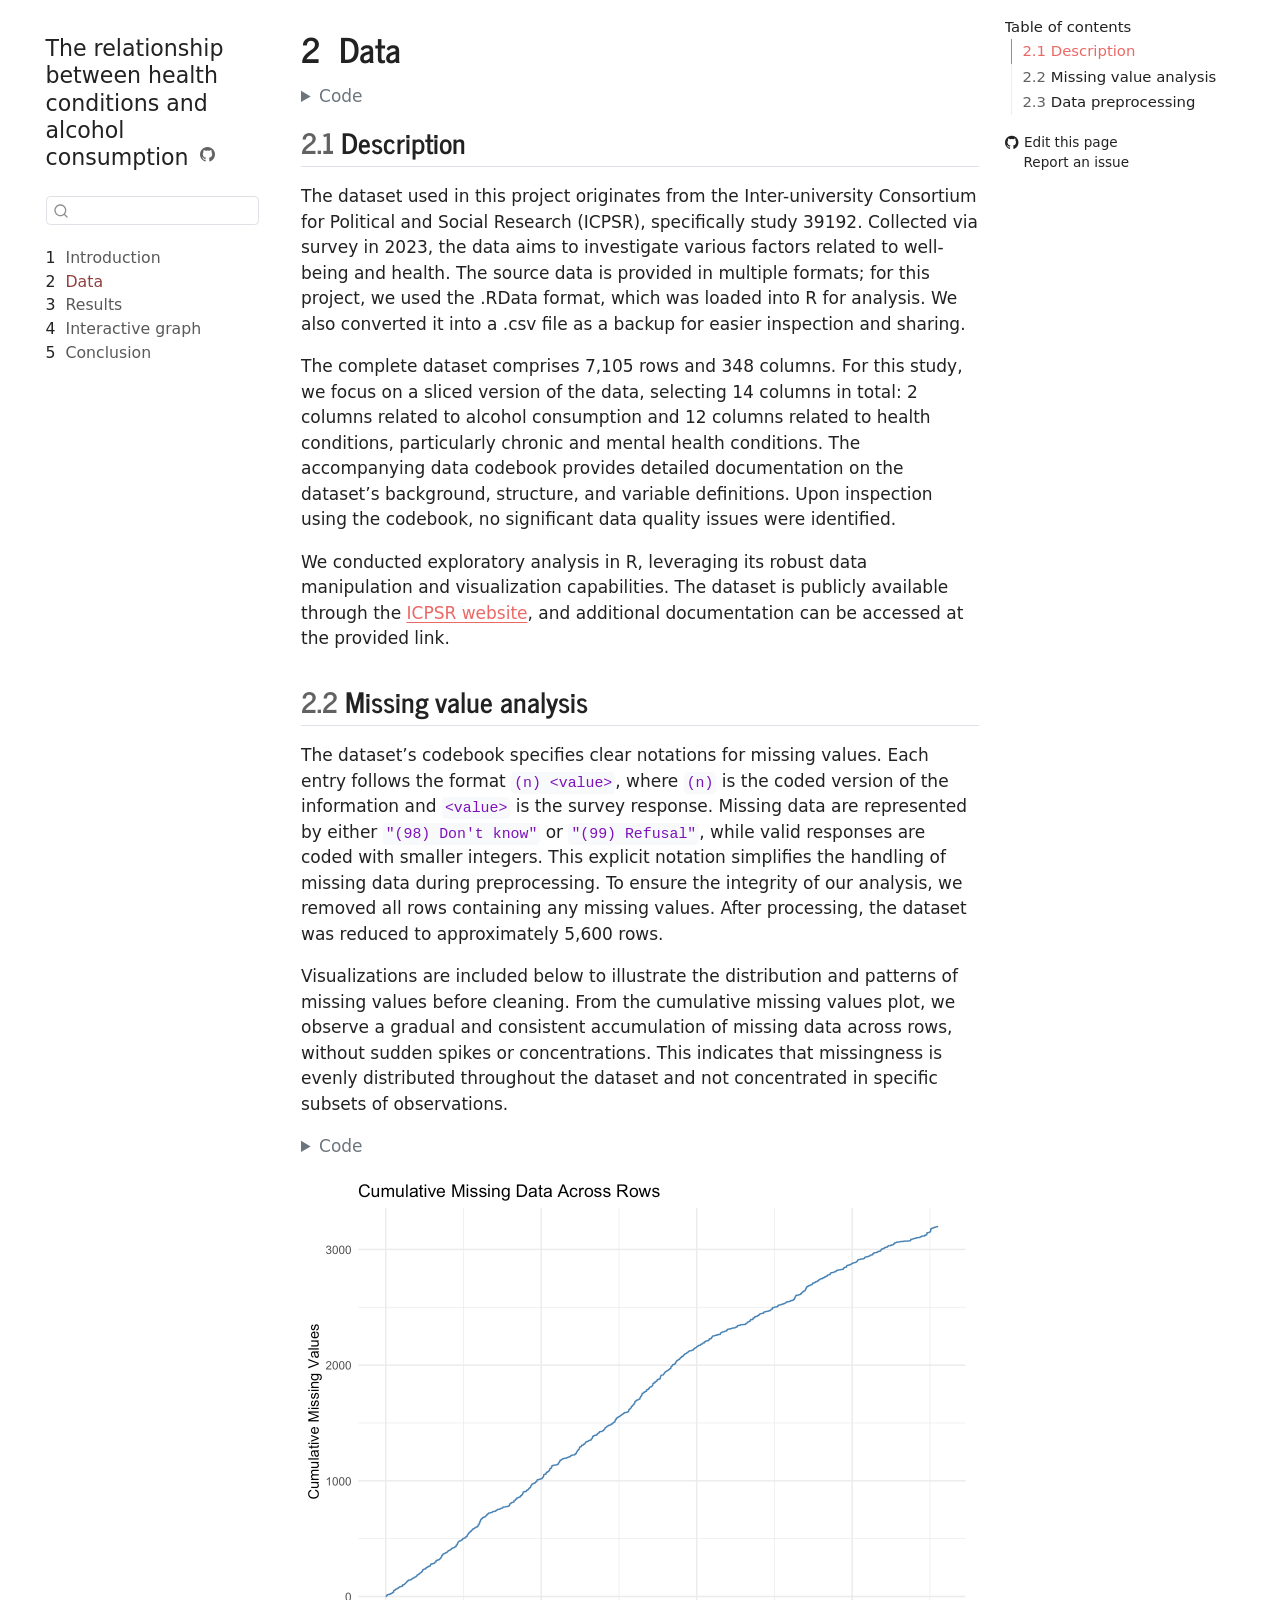
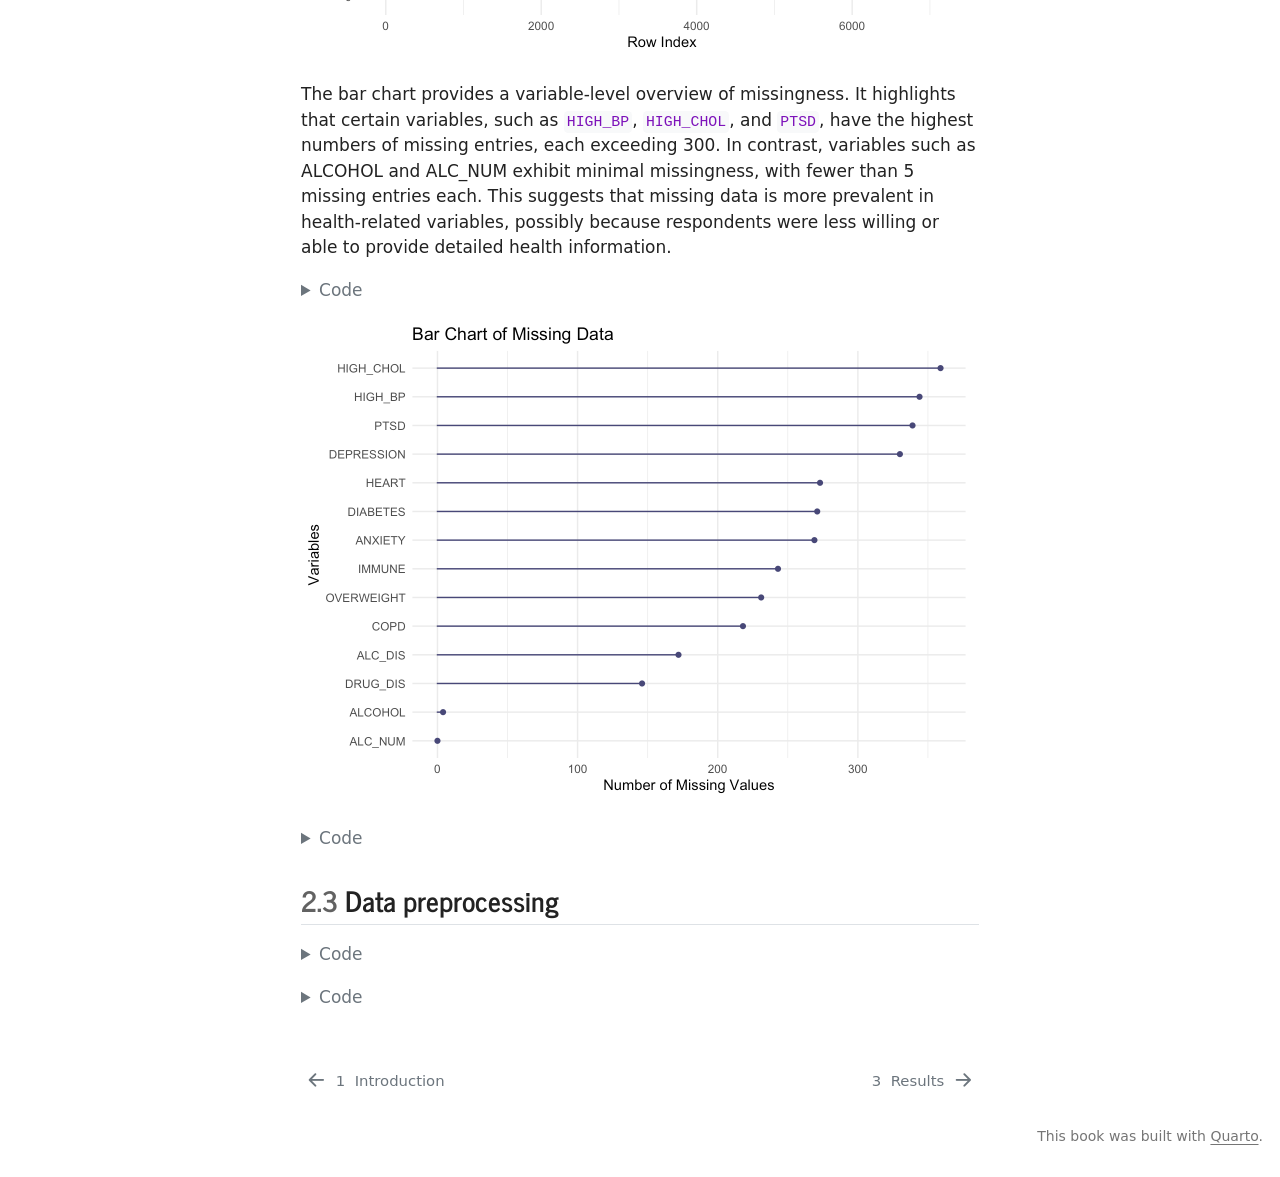
<file: docs/data.html>
<!DOCTYPE html>
<html xmlns="http://www.w3.org/1999/xhtml" lang="en" xml:lang="en"><head>

<meta charset="utf-8">
<meta name="generator" content="quarto-1.4.553">

<meta name="viewport" content="width=device-width, initial-scale=1.0, user-scalable=yes">


<title>The relationship between health conditions and alcohol consumption - 2&nbsp; Data</title>
<style>
code{white-space: pre-wrap;}
span.smallcaps{font-variant: small-caps;}
div.columns{display: flex; gap: min(4vw, 1.5em);}
div.column{flex: auto; overflow-x: auto;}
div.hanging-indent{margin-left: 1.5em; text-indent: -1.5em;}
ul.task-list{list-style: none;}
ul.task-list li input[type="checkbox"] {
  width: 0.8em;
  margin: 0 0.8em 0.2em -1em; /* quarto-specific, see https://github.com/quarto-dev/quarto-cli/issues/4556 */ 
  vertical-align: middle;
}
/* CSS for syntax highlighting */
pre > code.sourceCode { white-space: pre; position: relative; }
pre > code.sourceCode > span { line-height: 1.25; }
pre > code.sourceCode > span:empty { height: 1.2em; }
.sourceCode { overflow: visible; }
code.sourceCode > span { color: inherit; text-decoration: inherit; }
div.sourceCode { margin: 1em 0; }
pre.sourceCode { margin: 0; }
@media screen {
div.sourceCode { overflow: auto; }
}
@media print {
pre > code.sourceCode { white-space: pre-wrap; }
pre > code.sourceCode > span { text-indent: -5em; padding-left: 5em; }
}
pre.numberSource code
  { counter-reset: source-line 0; }
pre.numberSource code > span
  { position: relative; left: -4em; counter-increment: source-line; }
pre.numberSource code > span > a:first-child::before
  { content: counter(source-line);
    position: relative; left: -1em; text-align: right; vertical-align: baseline;
    border: none; display: inline-block;
    -webkit-touch-callout: none; -webkit-user-select: none;
    -khtml-user-select: none; -moz-user-select: none;
    -ms-user-select: none; user-select: none;
    padding: 0 4px; width: 4em;
  }
pre.numberSource { margin-left: 3em;  padding-left: 4px; }
div.sourceCode
  {   }
@media screen {
pre > code.sourceCode > span > a:first-child::before { text-decoration: underline; }
}
</style>


<script src="site_libs/quarto-nav/quarto-nav.js"></script>
<script src="site_libs/quarto-nav/headroom.min.js"></script>
<script src="site_libs/clipboard/clipboard.min.js"></script>
<script src="site_libs/quarto-search/autocomplete.umd.js"></script>
<script src="site_libs/quarto-search/fuse.min.js"></script>
<script src="site_libs/quarto-search/quarto-search.js"></script>
<meta name="quarto:offset" content="./">
<link href="./results.html" rel="next">
<link href="./index.html" rel="prev">
<script src="site_libs/quarto-html/quarto.js"></script>
<script src="site_libs/quarto-html/popper.min.js"></script>
<script src="site_libs/quarto-html/tippy.umd.min.js"></script>
<script src="site_libs/quarto-html/anchor.min.js"></script>
<link href="site_libs/quarto-html/tippy.css" rel="stylesheet">
<link href="site_libs/quarto-html/quarto-syntax-highlighting.css" rel="stylesheet" id="quarto-text-highlighting-styles">
<script src="site_libs/bootstrap/bootstrap.min.js"></script>
<link href="site_libs/bootstrap/bootstrap-icons.css" rel="stylesheet">
<link href="site_libs/bootstrap/bootstrap.min.css" rel="stylesheet" id="quarto-bootstrap" data-mode="light">
<script id="quarto-search-options" type="application/json">{
  "location": "sidebar",
  "copy-button": false,
  "collapse-after": 3,
  "panel-placement": "start",
  "type": "textbox",
  "limit": 50,
  "keyboard-shortcut": [
    "f",
    "/",
    "s"
  ],
  "show-item-context": false,
  "language": {
    "search-no-results-text": "No results",
    "search-matching-documents-text": "matching documents",
    "search-copy-link-title": "Copy link to search",
    "search-hide-matches-text": "Hide additional matches",
    "search-more-match-text": "more match in this document",
    "search-more-matches-text": "more matches in this document",
    "search-clear-button-title": "Clear",
    "search-text-placeholder": "",
    "search-detached-cancel-button-title": "Cancel",
    "search-submit-button-title": "Submit",
    "search-label": "Search"
  }
}</script>


</head>

<body class="nav-sidebar floating">

<div id="quarto-search-results"></div>
  <header id="quarto-header" class="headroom fixed-top">
  <nav class="quarto-secondary-nav">
    <div class="container-fluid d-flex">
      <button type="button" class="quarto-btn-toggle btn" data-bs-toggle="collapse" data-bs-target=".quarto-sidebar-collapse-item" aria-controls="quarto-sidebar" aria-expanded="false" aria-label="Toggle sidebar navigation" onclick="if (window.quartoToggleHeadroom) { window.quartoToggleHeadroom(); }">
        <i class="bi bi-layout-text-sidebar-reverse"></i>
      </button>
        <nav class="quarto-page-breadcrumbs" aria-label="breadcrumb"><ol class="breadcrumb"><li class="breadcrumb-item"><a href="./data.html"><span class="chapter-number">2</span>&nbsp; <span class="chapter-title">Data</span></a></li></ol></nav>
        <a class="flex-grow-1" role="button" data-bs-toggle="collapse" data-bs-target=".quarto-sidebar-collapse-item" aria-controls="quarto-sidebar" aria-expanded="false" aria-label="Toggle sidebar navigation" onclick="if (window.quartoToggleHeadroom) { window.quartoToggleHeadroom(); }">      
        </a>
      <button type="button" class="btn quarto-search-button" aria-label="" onclick="window.quartoOpenSearch();">
        <i class="bi bi-search"></i>
      </button>
    </div>
  </nav>
</header>
<!-- content -->
<div id="quarto-content" class="quarto-container page-columns page-rows-contents page-layout-article">
<!-- sidebar -->
  <nav id="quarto-sidebar" class="sidebar collapse collapse-horizontal quarto-sidebar-collapse-item sidebar-navigation floating overflow-auto">
    <div class="pt-lg-2 mt-2 text-left sidebar-header">
    <div class="sidebar-title mb-0 py-0">
      <a href="./">The relationship between health conditions and alcohol consumption</a> 
        <div class="sidebar-tools-main">
    <a href="https://github.com/yyouyang12/AlcoholConsumption.git" title="Source Code" class="quarto-navigation-tool px-1" aria-label="Source Code"><i class="bi bi-github"></i></a>
</div>
    </div>
      </div>
        <div class="mt-2 flex-shrink-0 align-items-center">
        <div class="sidebar-search">
        <div id="quarto-search" class="" title="Search"></div>
        </div>
        </div>
    <div class="sidebar-menu-container"> 
    <ul class="list-unstyled mt-1">
        <li class="sidebar-item">
  <div class="sidebar-item-container"> 
  <a href="./index.html" class="sidebar-item-text sidebar-link">
 <span class="menu-text"><span class="chapter-number">1</span>&nbsp; <span class="chapter-title">Introduction</span></span></a>
  </div>
</li>
        <li class="sidebar-item">
  <div class="sidebar-item-container"> 
  <a href="./data.html" class="sidebar-item-text sidebar-link active">
 <span class="menu-text"><span class="chapter-number">2</span>&nbsp; <span class="chapter-title">Data</span></span></a>
  </div>
</li>
        <li class="sidebar-item">
  <div class="sidebar-item-container"> 
  <a href="./results.html" class="sidebar-item-text sidebar-link">
 <span class="menu-text"><span class="chapter-number">3</span>&nbsp; <span class="chapter-title">Results</span></span></a>
  </div>
</li>
        <li class="sidebar-item">
  <div class="sidebar-item-container"> 
  <a href="./d3graph.html" class="sidebar-item-text sidebar-link">
 <span class="menu-text"><span class="chapter-number">4</span>&nbsp; <span class="chapter-title">Interactive graph</span></span></a>
  </div>
</li>
        <li class="sidebar-item">
  <div class="sidebar-item-container"> 
  <a href="./conclusion.html" class="sidebar-item-text sidebar-link">
 <span class="menu-text"><span class="chapter-number">5</span>&nbsp; <span class="chapter-title">Conclusion</span></span></a>
  </div>
</li>
    </ul>
    </div>
</nav>
<div id="quarto-sidebar-glass" class="quarto-sidebar-collapse-item" data-bs-toggle="collapse" data-bs-target=".quarto-sidebar-collapse-item"></div>
<!-- margin-sidebar -->
    <div id="quarto-margin-sidebar" class="sidebar margin-sidebar">
        <nav id="TOC" role="doc-toc" class="toc-active">
    <h2 id="toc-title">Table of contents</h2>
   
  <ul>
  <li><a href="#description" id="toc-description" class="nav-link active" data-scroll-target="#description"><span class="header-section-number">2.1</span> Description</a></li>
  <li><a href="#missing-value-analysis" id="toc-missing-value-analysis" class="nav-link" data-scroll-target="#missing-value-analysis"><span class="header-section-number">2.2</span> Missing value analysis</a></li>
  <li><a href="#data-preprocessing" id="toc-data-preprocessing" class="nav-link" data-scroll-target="#data-preprocessing"><span class="header-section-number">2.3</span> Data preprocessing</a></li>
  </ul>
<div class="toc-actions"><ul><li><a href="https://github.com/yyouyang12/AlcoholConsumption.git/edit/main/data.qmd" class="toc-action"><i class="bi bi-github"></i>Edit this page</a></li><li><a href="https://github.com/yyouyang12/AlcoholConsumption.git/issues/new" class="toc-action"><i class="bi empty"></i>Report an issue</a></li></ul></div></nav>
    </div>
<!-- main -->
<main class="content" id="quarto-document-content">

<header id="title-block-header" class="quarto-title-block default">
<div class="quarto-title">
<h1 class="title"><span class="chapter-number">2</span>&nbsp; <span class="chapter-title">Data</span></h1>
</div>



<div class="quarto-title-meta">

    
  
    
  </div>
  


</header>


<div class="cell">
<details class="code-fold">
<summary>Code</summary>
<div class="sourceCode cell-code" id="cb1"><pre class="sourceCode r code-with-copy"><code class="sourceCode r"><span id="cb1-1"><a href="#cb1-1" aria-hidden="true" tabindex="-1"></a><span class="fu">library</span>(dplyr)</span>
<span id="cb1-2"><a href="#cb1-2" aria-hidden="true" tabindex="-1"></a><span class="fu">library</span>(ggplot2)</span>
<span id="cb1-3"><a href="#cb1-3" aria-hidden="true" tabindex="-1"></a><span class="fu">library</span>(ggplot2)</span>
<span id="cb1-4"><a href="#cb1-4" aria-hidden="true" tabindex="-1"></a><span class="fu">library</span>(naniar)</span>
<span id="cb1-5"><a href="#cb1-5" aria-hidden="true" tabindex="-1"></a><span class="fu">library</span>(tidyr)</span>
<span id="cb1-6"><a href="#cb1-6" aria-hidden="true" tabindex="-1"></a></span>
<span id="cb1-7"><a href="#cb1-7" aria-hidden="true" tabindex="-1"></a>data <span class="ot">&lt;-</span> readxl<span class="sc">::</span><span class="fu">read_excel</span>(<span class="st">"well_being_data_short.xlsx"</span>)</span>
<span id="cb1-8"><a href="#cb1-8" aria-hidden="true" tabindex="-1"></a></span>
<span id="cb1-9"><a href="#cb1-9" aria-hidden="true" tabindex="-1"></a></span>
<span id="cb1-10"><a href="#cb1-10" aria-hidden="true" tabindex="-1"></a>data_with_na <span class="ot">&lt;-</span> data <span class="sc">%&gt;%</span></span>
<span id="cb1-11"><a href="#cb1-11" aria-hidden="true" tabindex="-1"></a>  <span class="fu">mutate</span>(<span class="fu">across</span>(<span class="fu">everything</span>(), <span class="sc">~</span> <span class="fu">ifelse</span>(<span class="fu">grepl</span>(<span class="st">"</span><span class="sc">\\</span><span class="st">(98</span><span class="sc">\\</span><span class="st">)|</span><span class="sc">\\</span><span class="st">(99</span><span class="sc">\\</span><span class="st">)"</span>, .), <span class="cn">NA</span>, .)))</span></code><button title="Copy to Clipboard" class="code-copy-button"><i class="bi"></i></button></pre></div>
</details>
</div>
<section id="description" class="level2" data-number="2.1">
<h2 data-number="2.1" class="anchored" data-anchor-id="description"><span class="header-section-number">2.1</span> Description</h2>
<p>The dataset used in this project originates from the Inter-university Consortium for Political and Social Research (ICPSR), specifically study 39192. Collected via survey in 2023, the data aims to investigate various factors related to well-being and health. The source data is provided in multiple formats; for this project, we used the .RData format, which was loaded into R for analysis. We also converted it into a .csv file as a backup for easier inspection and sharing.</p>
<p>The complete dataset comprises 7,105 rows and 348 columns. For this study, we focus on a sliced version of the data, selecting 14 columns in total: 2 columns related to alcohol consumption and 12 columns related to health conditions, particularly chronic and mental health conditions. The accompanying data codebook provides detailed documentation on the dataset’s background, structure, and variable definitions. Upon inspection using the codebook, no significant data quality issues were identified.</p>
<p>We conducted exploratory analysis in R, leveraging its robust data manipulation and visualization capabilities. The dataset is publicly available through the <a href="https://www.icpsr.umich.edu/web/NAHDAP/studies/39192/datadocumentation#">ICPSR website</a>, and additional documentation can be accessed at the provided link.</p>
</section>
<section id="missing-value-analysis" class="level2" data-number="2.2">
<h2 data-number="2.2" class="anchored" data-anchor-id="missing-value-analysis"><span class="header-section-number">2.2</span> Missing value analysis</h2>
<p>The dataset’s codebook specifies clear notations for missing values. Each entry follows the format <code>(n) &lt;value&gt;</code>, where <code>(n)</code> is the coded version of the information and <code>&lt;value&gt;</code> is the survey response. Missing data are represented by either <code>"(98) Don't know"</code> or <code>"(99) Refusal"</code>, while valid responses are coded with smaller integers. This explicit notation simplifies the handling of missing data during preprocessing. To ensure the integrity of our analysis, we removed all rows containing any missing values. After processing, the dataset was reduced to approximately 5,600 rows.</p>
<p>Visualizations are included below to illustrate the distribution and patterns of missing values before cleaning. From the cumulative missing values plot, we observe a gradual and consistent accumulation of missing data across rows, without sudden spikes or concentrations. This indicates that missingness is evenly distributed throughout the dataset and not concentrated in specific subsets of observations.</p>
<div class="cell">
<details class="code-fold">
<summary>Code</summary>
<div class="sourceCode cell-code" id="cb2"><pre class="sourceCode r code-with-copy"><code class="sourceCode r"><span id="cb2-1"><a href="#cb2-1" aria-hidden="true" tabindex="-1"></a><span class="co"># Count cumulative missing values for each row</span></span>
<span id="cb2-2"><a href="#cb2-2" aria-hidden="true" tabindex="-1"></a>row_missing <span class="ot">&lt;-</span> data_with_na <span class="sc">%&gt;%</span></span>
<span id="cb2-3"><a href="#cb2-3" aria-hidden="true" tabindex="-1"></a>  <span class="fu">mutate</span>(<span class="at">MissingCount =</span> <span class="fu">rowSums</span>(<span class="fu">is.na</span>(.))) <span class="sc">%&gt;%</span></span>
<span id="cb2-4"><a href="#cb2-4" aria-hidden="true" tabindex="-1"></a>  <span class="fu">mutate</span>(<span class="at">CumulativeMissing =</span> <span class="fu">cumsum</span>(MissingCount))  <span class="co"># Calculate cumulative sum</span></span>
<span id="cb2-5"><a href="#cb2-5" aria-hidden="true" tabindex="-1"></a></span>
<span id="cb2-6"><a href="#cb2-6" aria-hidden="true" tabindex="-1"></a><span class="co"># Plot cumulative missing values across rows</span></span>
<span id="cb2-7"><a href="#cb2-7" aria-hidden="true" tabindex="-1"></a><span class="fu">ggplot</span>(row_missing, <span class="fu">aes</span>(<span class="at">x =</span> <span class="fu">seq_along</span>(CumulativeMissing), <span class="at">y =</span> CumulativeMissing)) <span class="sc">+</span></span>
<span id="cb2-8"><a href="#cb2-8" aria-hidden="true" tabindex="-1"></a>  <span class="fu">geom_line</span>(<span class="at">color =</span> <span class="st">"steelblue"</span>) <span class="sc">+</span></span>
<span id="cb2-9"><a href="#cb2-9" aria-hidden="true" tabindex="-1"></a>  <span class="fu">labs</span>(<span class="at">title =</span> <span class="st">"Cumulative Missing Data Across Rows"</span>,</span>
<span id="cb2-10"><a href="#cb2-10" aria-hidden="true" tabindex="-1"></a>       <span class="at">x =</span> <span class="st">"Row Index"</span>,</span>
<span id="cb2-11"><a href="#cb2-11" aria-hidden="true" tabindex="-1"></a>       <span class="at">y =</span> <span class="st">"Cumulative Missing Values"</span>) <span class="sc">+</span></span>
<span id="cb2-12"><a href="#cb2-12" aria-hidden="true" tabindex="-1"></a>  <span class="fu">theme_minimal</span>()</span></code><button title="Copy to Clipboard" class="code-copy-button"><i class="bi"></i></button></pre></div>
</details>
<div class="cell-output-display">
<div>
<figure class="figure">
<p><img src="data_files/figure-html/unnamed-chunk-2-1.png" class="img-fluid figure-img" width="672"></p>
</figure>
</div>
</div>
</div>
<p>The bar chart provides a variable-level overview of missingness. It highlights that certain variables, such as <code>HIGH_BP</code>, <code>HIGH_CHOL</code>, and <code>PTSD</code>, have the highest numbers of missing entries, each exceeding 300. In contrast, variables such as ALCOHOL and ALC_NUM exhibit minimal missingness, with fewer than 5 missing entries each. This suggests that missing data is more prevalent in health-related variables, possibly because respondents were less willing or able to provide detailed health information.</p>
<div class="cell">
<details class="code-fold">
<summary>Code</summary>
<div class="sourceCode cell-code" id="cb3"><pre class="sourceCode r code-with-copy"><code class="sourceCode r"><span id="cb3-1"><a href="#cb3-1" aria-hidden="true" tabindex="-1"></a><span class="co"># Replace (98) and (99) with NA in the dataset</span></span>
<span id="cb3-2"><a href="#cb3-2" aria-hidden="true" tabindex="-1"></a><span class="co"># data_with_na &lt;- data %&gt;%</span></span>
<span id="cb3-3"><a href="#cb3-3" aria-hidden="true" tabindex="-1"></a><span class="co">#   mutate(across(everything(), ~ ifelse(grepl("\\(98\\)|\\(99\\)", .), NA, .)))</span></span>
<span id="cb3-4"><a href="#cb3-4" aria-hidden="true" tabindex="-1"></a></span>
<span id="cb3-5"><a href="#cb3-5" aria-hidden="true" tabindex="-1"></a><span class="co"># Heatmap of missing data</span></span>
<span id="cb3-6"><a href="#cb3-6" aria-hidden="true" tabindex="-1"></a><span class="fu">gg_miss_var</span>(data_with_na) <span class="sc">+</span></span>
<span id="cb3-7"><a href="#cb3-7" aria-hidden="true" tabindex="-1"></a>  <span class="fu">labs</span>(<span class="at">title =</span> <span class="st">"Bar Chart of Missing Data"</span>, <span class="at">y =</span> <span class="st">"Number of Missing Values"</span>)</span></code><button title="Copy to Clipboard" class="code-copy-button"><i class="bi"></i></button></pre></div>
</details>
<div class="cell-output-display">
<div>
<figure class="figure">
<p><img src="data_files/figure-html/unnamed-chunk-3-1.png" class="img-fluid figure-img" width="672"></p>
</figure>
</div>
</div>
<details class="code-fold">
<summary>Code</summary>
<div class="sourceCode cell-code" id="cb4"><pre class="sourceCode r code-with-copy"><code class="sourceCode r"><span id="cb4-1"><a href="#cb4-1" aria-hidden="true" tabindex="-1"></a><span class="co"># Count missing values per column</span></span>
<span id="cb4-2"><a href="#cb4-2" aria-hidden="true" tabindex="-1"></a>missing_summary <span class="ot">&lt;-</span> data_with_na <span class="sc">%&gt;%</span></span>
<span id="cb4-3"><a href="#cb4-3" aria-hidden="true" tabindex="-1"></a>  <span class="fu">summarise</span>(<span class="fu">across</span>(<span class="fu">everything</span>(), <span class="sc">~</span> <span class="fu">sum</span>(<span class="fu">is.na</span>(.)))) <span class="sc">%&gt;%</span></span>
<span id="cb4-4"><a href="#cb4-4" aria-hidden="true" tabindex="-1"></a>  <span class="fu">pivot_longer</span>(<span class="fu">everything</span>(), <span class="at">names_to =</span> <span class="st">"Variable"</span>, <span class="at">values_to =</span> <span class="st">"MissingCount"</span>)</span></code><button title="Copy to Clipboard" class="code-copy-button"><i class="bi"></i></button></pre></div>
</details>
</div>
</section>
<section id="data-preprocessing" class="level2" data-number="2.3">
<h2 data-number="2.3" class="anchored" data-anchor-id="data-preprocessing"><span class="header-section-number">2.3</span> Data preprocessing</h2>
<div class="cell">
<details class="code-fold">
<summary>Code</summary>
<div class="sourceCode cell-code" id="cb5"><pre class="sourceCode r code-with-copy"><code class="sourceCode r"><span id="cb5-1"><a href="#cb5-1" aria-hidden="true" tabindex="-1"></a><span class="co"># Encode certain entry as NA and remove them</span></span>
<span id="cb5-2"><a href="#cb5-2" aria-hidden="true" tabindex="-1"></a><span class="co"># Drop all NA values</span></span>
<span id="cb5-3"><a href="#cb5-3" aria-hidden="true" tabindex="-1"></a>data_clean <span class="ot">&lt;-</span> data_with_na <span class="sc">%&gt;%</span></span>
<span id="cb5-4"><a href="#cb5-4" aria-hidden="true" tabindex="-1"></a>  <span class="fu">drop_na</span>()</span>
<span id="cb5-5"><a href="#cb5-5" aria-hidden="true" tabindex="-1"></a></span>
<span id="cb5-6"><a href="#cb5-6" aria-hidden="true" tabindex="-1"></a><span class="co"># Remove prefixes from all columns</span></span>
<span id="cb5-7"><a href="#cb5-7" aria-hidden="true" tabindex="-1"></a>data_cleaned <span class="ot">&lt;-</span> data_clean <span class="sc">%&gt;%</span></span>
<span id="cb5-8"><a href="#cb5-8" aria-hidden="true" tabindex="-1"></a>  <span class="fu">mutate</span>(<span class="fu">across</span>(<span class="fu">everything</span>(), <span class="sc">~</span> <span class="fu">gsub</span>(<span class="st">"</span><span class="sc">\\</span><span class="st">(</span><span class="sc">\\</span><span class="st">d+</span><span class="sc">\\</span><span class="st">) "</span>, <span class="st">""</span>, .)))</span>
<span id="cb5-9"><a href="#cb5-9" aria-hidden="true" tabindex="-1"></a></span>
<span id="cb5-10"><a href="#cb5-10" aria-hidden="true" tabindex="-1"></a><span class="co"># Write clean data to csv</span></span>
<span id="cb5-11"><a href="#cb5-11" aria-hidden="true" tabindex="-1"></a><span class="fu">write.csv</span>(data_cleaned, <span class="st">"data_cleaned.csv"</span>, <span class="at">row.names =</span> <span class="cn">FALSE</span>)</span></code><button title="Copy to Clipboard" class="code-copy-button"><i class="bi"></i></button></pre></div>
</details>
</div>
<div class="cell">
<details class="code-fold">
<summary>Code</summary>
<div class="sourceCode cell-code" id="cb6"><pre class="sourceCode r code-with-copy"><code class="sourceCode r"><span id="cb6-1"><a href="#cb6-1" aria-hidden="true" tabindex="-1"></a>data_cleaned_aggr <span class="ot">&lt;-</span> data_cleaned <span class="sc">%&gt;%</span></span>
<span id="cb6-2"><a href="#cb6-2" aria-hidden="true" tabindex="-1"></a>  <span class="fu">mutate</span>(<span class="at">ALC_NUM_CATE =</span> <span class="fu">case_when</span>(</span>
<span id="cb6-3"><a href="#cb6-3" aria-hidden="true" tabindex="-1"></a>    ALC_NUM <span class="sc">==</span> <span class="st">"Question was not asked"</span> <span class="sc">~</span> <span class="dv">1</span>,</span>
<span id="cb6-4"><a href="#cb6-4" aria-hidden="true" tabindex="-1"></a>    ALC_NUM <span class="sc">==</span> <span class="st">"Did not consume any alcohol in the past 30 days"</span> <span class="sc">~</span> <span class="dv">1</span>,</span>
<span id="cb6-5"><a href="#cb6-5" aria-hidden="true" tabindex="-1"></a>    ALC_NUM <span class="sc">==</span> <span class="st">"Average of 1 or fewer drinks per week"</span> <span class="sc">~</span> <span class="dv">1</span>,</span>
<span id="cb6-6"><a href="#cb6-6" aria-hidden="true" tabindex="-1"></a>    ALC_NUM <span class="sc">==</span> <span class="st">"Average of 2-4 drinks per week"</span> <span class="sc">~</span> <span class="dv">2</span>,</span>
<span id="cb6-7"><a href="#cb6-7" aria-hidden="true" tabindex="-1"></a>    ALC_NUM <span class="sc">==</span> <span class="st">"Average of 5-7 drinks per week"</span> <span class="sc">~</span> <span class="dv">2</span>,</span>
<span id="cb6-8"><a href="#cb6-8" aria-hidden="true" tabindex="-1"></a>    ALC_NUM <span class="sc">==</span> <span class="st">"Average of 8-15 drinks per week"</span> <span class="sc">~</span> <span class="dv">3</span>,</span>
<span id="cb6-9"><a href="#cb6-9" aria-hidden="true" tabindex="-1"></a>    ALC_NUM <span class="sc">==</span> <span class="st">"Average of more than 15 drinks per week"</span> <span class="sc">~</span> <span class="dv">3</span></span>
<span id="cb6-10"><a href="#cb6-10" aria-hidden="true" tabindex="-1"></a>  )) <span class="sc">%&gt;%</span></span>
<span id="cb6-11"><a href="#cb6-11" aria-hidden="true" tabindex="-1"></a>  <span class="fu">mutate</span>(<span class="at">ALC_NUM_CATE =</span> <span class="fu">factor</span>(ALC_NUM_CATE, <span class="at">labels =</span> <span class="fu">c</span>(<span class="st">"Low"</span>, <span class="st">"Moderate"</span>, <span class="st">"High"</span>)))</span>
<span id="cb6-12"><a href="#cb6-12" aria-hidden="true" tabindex="-1"></a></span>
<span id="cb6-13"><a href="#cb6-13" aria-hidden="true" tabindex="-1"></a>data_cleaned_aggr<span class="sc">$</span>Combined_Condition <span class="ot">&lt;-</span> <span class="fu">ifelse</span>(</span>
<span id="cb6-14"><a href="#cb6-14" aria-hidden="true" tabindex="-1"></a>  data_cleaned_aggr<span class="sc">$</span>HIGH_BP <span class="sc">==</span> <span class="st">"Yes"</span> <span class="sc">|</span> </span>
<span id="cb6-15"><a href="#cb6-15" aria-hidden="true" tabindex="-1"></a>  data_cleaned_aggr<span class="sc">$</span>DRUG_DIS <span class="sc">==</span> <span class="st">"Yes"</span> <span class="sc">|</span> </span>
<span id="cb6-16"><a href="#cb6-16" aria-hidden="true" tabindex="-1"></a>  data_cleaned_aggr<span class="sc">$</span>ALC_DIS <span class="sc">==</span> <span class="st">"Yes"</span>, </span>
<span id="cb6-17"><a href="#cb6-17" aria-hidden="true" tabindex="-1"></a>  <span class="st">"Yes"</span>, </span>
<span id="cb6-18"><a href="#cb6-18" aria-hidden="true" tabindex="-1"></a>  <span class="st">"No"</span></span>
<span id="cb6-19"><a href="#cb6-19" aria-hidden="true" tabindex="-1"></a>)</span>
<span id="cb6-20"><a href="#cb6-20" aria-hidden="true" tabindex="-1"></a>data_d3 <span class="ot">=</span> data_cleaned_aggr <span class="sc">%&gt;%</span> </span>
<span id="cb6-21"><a href="#cb6-21" aria-hidden="true" tabindex="-1"></a>  <span class="fu">select</span>(HIGH_BP, ALC_DIS, DRUG_DIS, ALC_NUM_CATE)</span>
<span id="cb6-22"><a href="#cb6-22" aria-hidden="true" tabindex="-1"></a></span>
<span id="cb6-23"><a href="#cb6-23" aria-hidden="true" tabindex="-1"></a><span class="fu">write.csv</span>(data_d3, <span class="st">"data_d3.csv"</span>, <span class="at">row.names =</span> <span class="cn">FALSE</span>)</span></code><button title="Copy to Clipboard" class="code-copy-button"><i class="bi"></i></button></pre></div>
</details>
</div>


</section>

</main> <!-- /main -->
<script id="quarto-html-after-body" type="application/javascript">
window.document.addEventListener("DOMContentLoaded", function (event) {
  const toggleBodyColorMode = (bsSheetEl) => {
    const mode = bsSheetEl.getAttribute("data-mode");
    const bodyEl = window.document.querySelector("body");
    if (mode === "dark") {
      bodyEl.classList.add("quarto-dark");
      bodyEl.classList.remove("quarto-light");
    } else {
      bodyEl.classList.add("quarto-light");
      bodyEl.classList.remove("quarto-dark");
    }
  }
  const toggleBodyColorPrimary = () => {
    const bsSheetEl = window.document.querySelector("link#quarto-bootstrap");
    if (bsSheetEl) {
      toggleBodyColorMode(bsSheetEl);
    }
  }
  toggleBodyColorPrimary();  
  const icon = "";
  const anchorJS = new window.AnchorJS();
  anchorJS.options = {
    placement: 'right',
    icon: icon
  };
  anchorJS.add('.anchored');
  const isCodeAnnotation = (el) => {
    for (const clz of el.classList) {
      if (clz.startsWith('code-annotation-')) {                     
        return true;
      }
    }
    return false;
  }
  const clipboard = new window.ClipboardJS('.code-copy-button', {
    text: function(trigger) {
      const codeEl = trigger.previousElementSibling.cloneNode(true);
      for (const childEl of codeEl.children) {
        if (isCodeAnnotation(childEl)) {
          childEl.remove();
        }
      }
      return codeEl.innerText;
    }
  });
  clipboard.on('success', function(e) {
    // button target
    const button = e.trigger;
    // don't keep focus
    button.blur();
    // flash "checked"
    button.classList.add('code-copy-button-checked');
    var currentTitle = button.getAttribute("title");
    button.setAttribute("title", "Copied!");
    let tooltip;
    if (window.bootstrap) {
      button.setAttribute("data-bs-toggle", "tooltip");
      button.setAttribute("data-bs-placement", "left");
      button.setAttribute("data-bs-title", "Copied!");
      tooltip = new bootstrap.Tooltip(button, 
        { trigger: "manual", 
          customClass: "code-copy-button-tooltip",
          offset: [0, -8]});
      tooltip.show();    
    }
    setTimeout(function() {
      if (tooltip) {
        tooltip.hide();
        button.removeAttribute("data-bs-title");
        button.removeAttribute("data-bs-toggle");
        button.removeAttribute("data-bs-placement");
      }
      button.setAttribute("title", currentTitle);
      button.classList.remove('code-copy-button-checked');
    }, 1000);
    // clear code selection
    e.clearSelection();
  });
    var localhostRegex = new RegExp(/^(?:http|https):\/\/localhost\:?[0-9]*\//);
    var mailtoRegex = new RegExp(/^mailto:/);
      var filterRegex = new RegExp('/' + window.location.host + '/');
    var isInternal = (href) => {
        return filterRegex.test(href) || localhostRegex.test(href) || mailtoRegex.test(href);
    }
    // Inspect non-navigation links and adorn them if external
 	var links = window.document.querySelectorAll('a[href]:not(.nav-link):not(.navbar-brand):not(.toc-action):not(.sidebar-link):not(.sidebar-item-toggle):not(.pagination-link):not(.no-external):not([aria-hidden]):not(.dropdown-item):not(.quarto-navigation-tool)');
    for (var i=0; i<links.length; i++) {
      const link = links[i];
      if (!isInternal(link.href)) {
        // undo the damage that might have been done by quarto-nav.js in the case of
        // links that we want to consider external
        if (link.dataset.originalHref !== undefined) {
          link.href = link.dataset.originalHref;
        }
      }
    }
  function tippyHover(el, contentFn, onTriggerFn, onUntriggerFn) {
    const config = {
      allowHTML: true,
      maxWidth: 500,
      delay: 100,
      arrow: false,
      appendTo: function(el) {
          return el.parentElement;
      },
      interactive: true,
      interactiveBorder: 10,
      theme: 'quarto',
      placement: 'bottom-start',
    };
    if (contentFn) {
      config.content = contentFn;
    }
    if (onTriggerFn) {
      config.onTrigger = onTriggerFn;
    }
    if (onUntriggerFn) {
      config.onUntrigger = onUntriggerFn;
    }
    window.tippy(el, config); 
  }
  const noterefs = window.document.querySelectorAll('a[role="doc-noteref"]');
  for (var i=0; i<noterefs.length; i++) {
    const ref = noterefs[i];
    tippyHover(ref, function() {
      // use id or data attribute instead here
      let href = ref.getAttribute('data-footnote-href') || ref.getAttribute('href');
      try { href = new URL(href).hash; } catch {}
      const id = href.replace(/^#\/?/, "");
      const note = window.document.getElementById(id);
      if (note) {
        return note.innerHTML;
      } else {
        return "";
      }
    });
  }
  const xrefs = window.document.querySelectorAll('a.quarto-xref');
  const processXRef = (id, note) => {
    // Strip column container classes
    const stripColumnClz = (el) => {
      el.classList.remove("page-full", "page-columns");
      if (el.children) {
        for (const child of el.children) {
          stripColumnClz(child);
        }
      }
    }
    stripColumnClz(note)
    if (id === null || id.startsWith('sec-')) {
      // Special case sections, only their first couple elements
      const container = document.createElement("div");
      if (note.children && note.children.length > 2) {
        container.appendChild(note.children[0].cloneNode(true));
        for (let i = 1; i < note.children.length; i++) {
          const child = note.children[i];
          if (child.tagName === "P" && child.innerText === "") {
            continue;
          } else {
            container.appendChild(child.cloneNode(true));
            break;
          }
        }
        if (window.Quarto?.typesetMath) {
          window.Quarto.typesetMath(container);
        }
        return container.innerHTML
      } else {
        if (window.Quarto?.typesetMath) {
          window.Quarto.typesetMath(note);
        }
        return note.innerHTML;
      }
    } else {
      // Remove any anchor links if they are present
      const anchorLink = note.querySelector('a.anchorjs-link');
      if (anchorLink) {
        anchorLink.remove();
      }
      if (window.Quarto?.typesetMath) {
        window.Quarto.typesetMath(note);
      }
      // TODO in 1.5, we should make sure this works without a callout special case
      if (note.classList.contains("callout")) {
        return note.outerHTML;
      } else {
        return note.innerHTML;
      }
    }
  }
  for (var i=0; i<xrefs.length; i++) {
    const xref = xrefs[i];
    tippyHover(xref, undefined, function(instance) {
      instance.disable();
      let url = xref.getAttribute('href');
      let hash = undefined; 
      if (url.startsWith('#')) {
        hash = url;
      } else {
        try { hash = new URL(url).hash; } catch {}
      }
      if (hash) {
        const id = hash.replace(/^#\/?/, "");
        const note = window.document.getElementById(id);
        if (note !== null) {
          try {
            const html = processXRef(id, note.cloneNode(true));
            instance.setContent(html);
          } finally {
            instance.enable();
            instance.show();
          }
        } else {
          // See if we can fetch this
          fetch(url.split('#')[0])
          .then(res => res.text())
          .then(html => {
            const parser = new DOMParser();
            const htmlDoc = parser.parseFromString(html, "text/html");
            const note = htmlDoc.getElementById(id);
            if (note !== null) {
              const html = processXRef(id, note);
              instance.setContent(html);
            } 
          }).finally(() => {
            instance.enable();
            instance.show();
          });
        }
      } else {
        // See if we can fetch a full url (with no hash to target)
        // This is a special case and we should probably do some content thinning / targeting
        fetch(url)
        .then(res => res.text())
        .then(html => {
          const parser = new DOMParser();
          const htmlDoc = parser.parseFromString(html, "text/html");
          const note = htmlDoc.querySelector('main.content');
          if (note !== null) {
            // This should only happen for chapter cross references
            // (since there is no id in the URL)
            // remove the first header
            if (note.children.length > 0 && note.children[0].tagName === "HEADER") {
              note.children[0].remove();
            }
            const html = processXRef(null, note);
            instance.setContent(html);
          } 
        }).finally(() => {
          instance.enable();
          instance.show();
        });
      }
    }, function(instance) {
    });
  }
      let selectedAnnoteEl;
      const selectorForAnnotation = ( cell, annotation) => {
        let cellAttr = 'data-code-cell="' + cell + '"';
        let lineAttr = 'data-code-annotation="' +  annotation + '"';
        const selector = 'span[' + cellAttr + '][' + lineAttr + ']';
        return selector;
      }
      const selectCodeLines = (annoteEl) => {
        const doc = window.document;
        const targetCell = annoteEl.getAttribute("data-target-cell");
        const targetAnnotation = annoteEl.getAttribute("data-target-annotation");
        const annoteSpan = window.document.querySelector(selectorForAnnotation(targetCell, targetAnnotation));
        const lines = annoteSpan.getAttribute("data-code-lines").split(",");
        const lineIds = lines.map((line) => {
          return targetCell + "-" + line;
        })
        let top = null;
        let height = null;
        let parent = null;
        if (lineIds.length > 0) {
            //compute the position of the single el (top and bottom and make a div)
            const el = window.document.getElementById(lineIds[0]);
            top = el.offsetTop;
            height = el.offsetHeight;
            parent = el.parentElement.parentElement;
          if (lineIds.length > 1) {
            const lastEl = window.document.getElementById(lineIds[lineIds.length - 1]);
            const bottom = lastEl.offsetTop + lastEl.offsetHeight;
            height = bottom - top;
          }
          if (top !== null && height !== null && parent !== null) {
            // cook up a div (if necessary) and position it 
            let div = window.document.getElementById("code-annotation-line-highlight");
            if (div === null) {
              div = window.document.createElement("div");
              div.setAttribute("id", "code-annotation-line-highlight");
              div.style.position = 'absolute';
              parent.appendChild(div);
            }
            div.style.top = top - 2 + "px";
            div.style.height = height + 4 + "px";
            div.style.left = 0;
            let gutterDiv = window.document.getElementById("code-annotation-line-highlight-gutter");
            if (gutterDiv === null) {
              gutterDiv = window.document.createElement("div");
              gutterDiv.setAttribute("id", "code-annotation-line-highlight-gutter");
              gutterDiv.style.position = 'absolute';
              const codeCell = window.document.getElementById(targetCell);
              const gutter = codeCell.querySelector('.code-annotation-gutter');
              gutter.appendChild(gutterDiv);
            }
            gutterDiv.style.top = top - 2 + "px";
            gutterDiv.style.height = height + 4 + "px";
          }
          selectedAnnoteEl = annoteEl;
        }
      };
      const unselectCodeLines = () => {
        const elementsIds = ["code-annotation-line-highlight", "code-annotation-line-highlight-gutter"];
        elementsIds.forEach((elId) => {
          const div = window.document.getElementById(elId);
          if (div) {
            div.remove();
          }
        });
        selectedAnnoteEl = undefined;
      };
        // Handle positioning of the toggle
    window.addEventListener(
      "resize",
      throttle(() => {
        elRect = undefined;
        if (selectedAnnoteEl) {
          selectCodeLines(selectedAnnoteEl);
        }
      }, 10)
    );
    function throttle(fn, ms) {
    let throttle = false;
    let timer;
      return (...args) => {
        if(!throttle) { // first call gets through
            fn.apply(this, args);
            throttle = true;
        } else { // all the others get throttled
            if(timer) clearTimeout(timer); // cancel #2
            timer = setTimeout(() => {
              fn.apply(this, args);
              timer = throttle = false;
            }, ms);
        }
      };
    }
      // Attach click handler to the DT
      const annoteDls = window.document.querySelectorAll('dt[data-target-cell]');
      for (const annoteDlNode of annoteDls) {
        annoteDlNode.addEventListener('click', (event) => {
          const clickedEl = event.target;
          if (clickedEl !== selectedAnnoteEl) {
            unselectCodeLines();
            const activeEl = window.document.querySelector('dt[data-target-cell].code-annotation-active');
            if (activeEl) {
              activeEl.classList.remove('code-annotation-active');
            }
            selectCodeLines(clickedEl);
            clickedEl.classList.add('code-annotation-active');
          } else {
            // Unselect the line
            unselectCodeLines();
            clickedEl.classList.remove('code-annotation-active');
          }
        });
      }
  const findCites = (el) => {
    const parentEl = el.parentElement;
    if (parentEl) {
      const cites = parentEl.dataset.cites;
      if (cites) {
        return {
          el,
          cites: cites.split(' ')
        };
      } else {
        return findCites(el.parentElement)
      }
    } else {
      return undefined;
    }
  };
  var bibliorefs = window.document.querySelectorAll('a[role="doc-biblioref"]');
  for (var i=0; i<bibliorefs.length; i++) {
    const ref = bibliorefs[i];
    const citeInfo = findCites(ref);
    if (citeInfo) {
      tippyHover(citeInfo.el, function() {
        var popup = window.document.createElement('div');
        citeInfo.cites.forEach(function(cite) {
          var citeDiv = window.document.createElement('div');
          citeDiv.classList.add('hanging-indent');
          citeDiv.classList.add('csl-entry');
          var biblioDiv = window.document.getElementById('ref-' + cite);
          if (biblioDiv) {
            citeDiv.innerHTML = biblioDiv.innerHTML;
          }
          popup.appendChild(citeDiv);
        });
        return popup.innerHTML;
      });
    }
  }
});
</script>
<nav class="page-navigation">
  <div class="nav-page nav-page-previous">
      <a href="./index.html" class="pagination-link" aria-label="Introduction">
        <i class="bi bi-arrow-left-short"></i> <span class="nav-page-text"><span class="chapter-number">1</span>&nbsp; <span class="chapter-title">Introduction</span></span>
      </a>          
  </div>
  <div class="nav-page nav-page-next">
      <a href="./results.html" class="pagination-link" aria-label="Results">
        <span class="nav-page-text"><span class="chapter-number">3</span>&nbsp; <span class="chapter-title">Results</span></span> <i class="bi bi-arrow-right-short"></i>
      </a>
  </div>
</nav>
</div> <!-- /content -->
<footer class="footer">
  <div class="nav-footer">
    <div class="nav-footer-left">
      &nbsp;
    </div>   
    <div class="nav-footer-center">
      &nbsp;
    <div class="toc-actions d-sm-block d-md-none"><ul><li><a href="https://github.com/yyouyang12/AlcoholConsumption.git/edit/main/data.qmd" class="toc-action"><i class="bi bi-github"></i>Edit this page</a></li><li><a href="https://github.com/yyouyang12/AlcoholConsumption.git/issues/new" class="toc-action"><i class="bi empty"></i>Report an issue</a></li></ul></div></div>
    <div class="nav-footer-right">
<p>This book was built with <a href=" ">Quarto</a>.</p>
</div>
  </div>
</footer>




</body></html>
</file>
<file: docs/site_libs/quarto-html/tippy.css>
.tippy-box[data-animation=fade][data-state=hidden]{opacity:0}[data-tippy-root]{max-width:calc(100vw - 10px)}.tippy-box{position:relative;background-color:#333;color:#fff;border-radius:4px;font-size:14px;line-height:1.4;white-space:normal;outline:0;transition-property:transform,visibility,opacity}.tippy-box[data-placement^=top]>.tippy-arrow{bottom:0}.tippy-box[data-placement^=top]>.tippy-arrow:before{bottom:-7px;left:0;border-width:8px 8px 0;border-top-color:initial;transform-origin:center top}.tippy-box[data-placement^=bottom]>.tippy-arrow{top:0}.tippy-box[data-placement^=bottom]>.tippy-arrow:before{top:-7px;left:0;border-width:0 8px 8px;border-bottom-color:initial;transform-origin:center bottom}.tippy-box[data-placement^=left]>.tippy-arrow{right:0}.tippy-box[data-placement^=left]>.tippy-arrow:before{border-width:8px 0 8px 8px;border-left-color:initial;right:-7px;transform-origin:center left}.tippy-box[data-placement^=right]>.tippy-arrow{left:0}.tippy-box[data-placement^=right]>.tippy-arrow:before{left:-7px;border-width:8px 8px 8px 0;border-right-color:initial;transform-origin:center right}.tippy-box[data-inertia][data-state=visible]{transition-timing-function:cubic-bezier(.54,1.5,.38,1.11)}.tippy-arrow{width:16px;height:16px;color:#333}.tippy-arrow:before{content:"";position:absolute;border-color:transparent;border-style:solid}.tippy-content{position:relative;padding:5px 9px;z-index:1}
</file>
<file: docs/site_libs/quarto-html/quarto-syntax-highlighting.css>
/* quarto syntax highlight colors */
:root {
  --quarto-hl-ot-color: #003B4F;
  --quarto-hl-at-color: #657422;
  --quarto-hl-ss-color: #20794D;
  --quarto-hl-an-color: #5E5E5E;
  --quarto-hl-fu-color: #4758AB;
  --quarto-hl-st-color: #20794D;
  --quarto-hl-cf-color: #003B4F;
  --quarto-hl-op-color: #5E5E5E;
  --quarto-hl-er-color: #AD0000;
  --quarto-hl-bn-color: #AD0000;
  --quarto-hl-al-color: #AD0000;
  --quarto-hl-va-color: #111111;
  --quarto-hl-bu-color: inherit;
  --quarto-hl-ex-color: inherit;
  --quarto-hl-pp-color: #AD0000;
  --quarto-hl-in-color: #5E5E5E;
  --quarto-hl-vs-color: #20794D;
  --quarto-hl-wa-color: #5E5E5E;
  --quarto-hl-do-color: #5E5E5E;
  --quarto-hl-im-color: #00769E;
  --quarto-hl-ch-color: #20794D;
  --quarto-hl-dt-color: #AD0000;
  --quarto-hl-fl-color: #AD0000;
  --quarto-hl-co-color: #5E5E5E;
  --quarto-hl-cv-color: #5E5E5E;
  --quarto-hl-cn-color: #8f5902;
  --quarto-hl-sc-color: #5E5E5E;
  --quarto-hl-dv-color: #AD0000;
  --quarto-hl-kw-color: #003B4F;
}

/* other quarto variables */
:root {
  --quarto-font-monospace: SFMono-Regular, Menlo, Monaco, Consolas, "Liberation Mono", "Courier New", monospace;
}

pre > code.sourceCode > span {
  color: #003B4F;
}

code span {
  color: #003B4F;
}

code.sourceCode > span {
  color: #003B4F;
}

div.sourceCode,
div.sourceCode pre.sourceCode {
  color: #003B4F;
}

code span.ot {
  color: #003B4F;
  font-style: inherit;
}

code span.at {
  color: #657422;
  font-style: inherit;
}

code span.ss {
  color: #20794D;
  font-style: inherit;
}

code span.an {
  color: #5E5E5E;
  font-style: inherit;
}

code span.fu {
  color: #4758AB;
  font-style: inherit;
}

code span.st {
  color: #20794D;
  font-style: inherit;
}

code span.cf {
  color: #003B4F;
  font-weight: bold;
  font-style: inherit;
}

code span.op {
  color: #5E5E5E;
  font-style: inherit;
}

code span.er {
  color: #AD0000;
  font-style: inherit;
}

code span.bn {
  color: #AD0000;
  font-style: inherit;
}

code span.al {
  color: #AD0000;
  font-style: inherit;
}

code span.va {
  color: #111111;
  font-style: inherit;
}

code span.bu {
  font-style: inherit;
}

code span.ex {
  font-style: inherit;
}

code span.pp {
  color: #AD0000;
  font-style: inherit;
}

code span.in {
  color: #5E5E5E;
  font-style: inherit;
}

code span.vs {
  color: #20794D;
  font-style: inherit;
}

code span.wa {
  color: #5E5E5E;
  font-style: italic;
}

code span.do {
  color: #5E5E5E;
  font-style: italic;
}

code span.im {
  color: #00769E;
  font-style: inherit;
}

code span.ch {
  color: #20794D;
  font-style: inherit;
}

code span.dt {
  color: #AD0000;
  font-style: inherit;
}

code span.fl {
  color: #AD0000;
  font-style: inherit;
}

code span.co {
  color: #5E5E5E;
  font-style: inherit;
}

code span.cv {
  color: #5E5E5E;
  font-style: italic;
}

code span.cn {
  color: #8f5902;
  font-style: inherit;
}

code span.sc {
  color: #5E5E5E;
  font-style: inherit;
}

code span.dv {
  color: #AD0000;
  font-style: inherit;
}

code span.kw {
  color: #003B4F;
  font-weight: bold;
  font-style: inherit;
}

.prevent-inlining {
  content: "</";
}

/*# sourceMappingURL=debc5d5d77c3f9108843748ff7464032.css.map */
</file>
<file: README_files/libs/quarto-html/tippy.css>
.tippy-box[data-animation=fade][data-state=hidden]{opacity:0}[data-tippy-root]{max-width:calc(100vw - 10px)}.tippy-box{position:relative;background-color:#333;color:#fff;border-radius:4px;font-size:14px;line-height:1.4;white-space:normal;outline:0;transition-property:transform,visibility,opacity}.tippy-box[data-placement^=top]>.tippy-arrow{bottom:0}.tippy-box[data-placement^=top]>.tippy-arrow:before{bottom:-7px;left:0;border-width:8px 8px 0;border-top-color:initial;transform-origin:center top}.tippy-box[data-placement^=bottom]>.tippy-arrow{top:0}.tippy-box[data-placement^=bottom]>.tippy-arrow:before{top:-7px;left:0;border-width:0 8px 8px;border-bottom-color:initial;transform-origin:center bottom}.tippy-box[data-placement^=left]>.tippy-arrow{right:0}.tippy-box[data-placement^=left]>.tippy-arrow:before{border-width:8px 0 8px 8px;border-left-color:initial;right:-7px;transform-origin:center left}.tippy-box[data-placement^=right]>.tippy-arrow{left:0}.tippy-box[data-placement^=right]>.tippy-arrow:before{left:-7px;border-width:8px 8px 8px 0;border-right-color:initial;transform-origin:center right}.tippy-box[data-inertia][data-state=visible]{transition-timing-function:cubic-bezier(.54,1.5,.38,1.11)}.tippy-arrow{width:16px;height:16px;color:#333}.tippy-arrow:before{content:"";position:absolute;border-color:transparent;border-style:solid}.tippy-content{position:relative;padding:5px 9px;z-index:1}
</file>
<file: README_files/libs/quarto-html/quarto-syntax-highlighting.css>
/* quarto syntax highlight colors */
:root {
  --quarto-hl-ot-color: #003B4F;
  --quarto-hl-at-color: #657422;
  --quarto-hl-ss-color: #20794D;
  --quarto-hl-an-color: #5E5E5E;
  --quarto-hl-fu-color: #4758AB;
  --quarto-hl-st-color: #20794D;
  --quarto-hl-cf-color: #003B4F;
  --quarto-hl-op-color: #5E5E5E;
  --quarto-hl-er-color: #AD0000;
  --quarto-hl-bn-color: #AD0000;
  --quarto-hl-al-color: #AD0000;
  --quarto-hl-va-color: #111111;
  --quarto-hl-bu-color: inherit;
  --quarto-hl-ex-color: inherit;
  --quarto-hl-pp-color: #AD0000;
  --quarto-hl-in-color: #5E5E5E;
  --quarto-hl-vs-color: #20794D;
  --quarto-hl-wa-color: #5E5E5E;
  --quarto-hl-do-color: #5E5E5E;
  --quarto-hl-im-color: #00769E;
  --quarto-hl-ch-color: #20794D;
  --quarto-hl-dt-color: #AD0000;
  --quarto-hl-fl-color: #AD0000;
  --quarto-hl-co-color: #5E5E5E;
  --quarto-hl-cv-color: #5E5E5E;
  --quarto-hl-cn-color: #8f5902;
  --quarto-hl-sc-color: #5E5E5E;
  --quarto-hl-dv-color: #AD0000;
  --quarto-hl-kw-color: #003B4F;
}

/* other quarto variables */
:root {
  --quarto-font-monospace: SFMono-Regular, Menlo, Monaco, Consolas, "Liberation Mono", "Courier New", monospace;
}

pre > code.sourceCode > span {
  color: #003B4F;
}

code span {
  color: #003B4F;
}

code.sourceCode > span {
  color: #003B4F;
}

div.sourceCode,
div.sourceCode pre.sourceCode {
  color: #003B4F;
}

code span.ot {
  color: #003B4F;
  font-style: inherit;
}

code span.at {
  color: #657422;
  font-style: inherit;
}

code span.ss {
  color: #20794D;
  font-style: inherit;
}

code span.an {
  color: #5E5E5E;
  font-style: inherit;
}

code span.fu {
  color: #4758AB;
  font-style: inherit;
}

code span.st {
  color: #20794D;
  font-style: inherit;
}

code span.cf {
  color: #003B4F;
  font-weight: bold;
  font-style: inherit;
}

code span.op {
  color: #5E5E5E;
  font-style: inherit;
}

code span.er {
  color: #AD0000;
  font-style: inherit;
}

code span.bn {
  color: #AD0000;
  font-style: inherit;
}

code span.al {
  color: #AD0000;
  font-style: inherit;
}

code span.va {
  color: #111111;
  font-style: inherit;
}

code span.bu {
  font-style: inherit;
}

code span.ex {
  font-style: inherit;
}

code span.pp {
  color: #AD0000;
  font-style: inherit;
}

code span.in {
  color: #5E5E5E;
  font-style: inherit;
}

code span.vs {
  color: #20794D;
  font-style: inherit;
}

code span.wa {
  color: #5E5E5E;
  font-style: italic;
}

code span.do {
  color: #5E5E5E;
  font-style: italic;
}

code span.im {
  color: #00769E;
  font-style: inherit;
}

code span.ch {
  color: #20794D;
  font-style: inherit;
}

code span.dt {
  color: #AD0000;
  font-style: inherit;
}

code span.fl {
  color: #AD0000;
  font-style: inherit;
}

code span.co {
  color: #5E5E5E;
  font-style: inherit;
}

code span.cv {
  color: #5E5E5E;
  font-style: italic;
}

code span.cn {
  color: #8f5902;
  font-style: inherit;
}

code span.sc {
  color: #5E5E5E;
  font-style: inherit;
}

code span.dv {
  color: #AD0000;
  font-style: inherit;
}

code span.kw {
  color: #003B4F;
  font-weight: bold;
  font-style: inherit;
}

.prevent-inlining {
  content: "</";
}

/*# sourceMappingURL=debc5d5d77c3f9108843748ff7464032.css.map */
</file>
